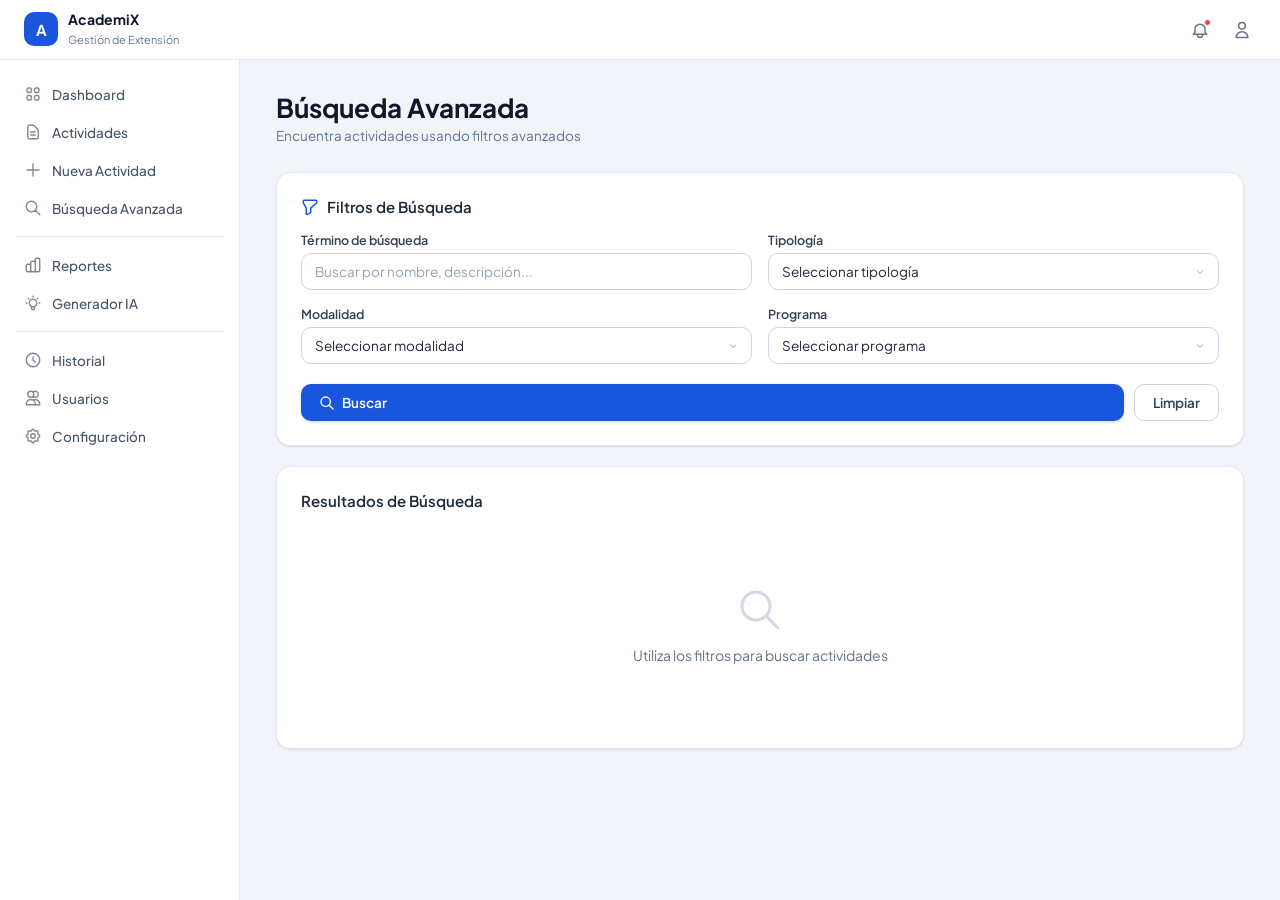
<file: fronted/pages/busqueda-avanzada/index.html>
<!DOCTYPE html>
<html lang="es">
<head>
  <meta charset="UTF-8"><meta name="viewport" content="width=device-width,initial-scale=1">
  <title>Búsqueda Avanzada — AcademiX</title>
  <link rel="preconnect" href="https://fonts.googleapis.com">
  <link href="https://fonts.googleapis.com/css2?family=Plus+Jakarta+Sans:wght@400;500;600;700&display=swap" rel="stylesheet">
  <link rel="stylesheet" href="/fronted/css/style.css">
</head>
<body>
<header class="topbar">
  <a href="../dashboard/" class="topbar-brand"><div class="topbar-logo">A</div><div class="topbar-brand-text"><strong>AcademiX</strong><span>Gestión de Extensión</span></div></a>
  <div class="topbar-spacer"></div>
  <div class="topbar-actions">
    <button class="topbar-btn"><svg fill="none" stroke="currentColor" viewBox="0 0 24 24"><path stroke-linecap="round" stroke-linejoin="round" stroke-width="1.8" d="M15 17h5l-1.405-1.405A2.032 2.032 0 0118 14.158V11a6 6 0 10-12 0v3.159c0 .538-.214 1.055-.595 1.436L4 17h5m6 0v1a3 3 0 11-6 0v-1m6 0H9"/></svg><span class="notif-dot"></span></button>
    <button class="topbar-btn"><svg fill="none" stroke="currentColor" viewBox="0 0 24 24"><path stroke-linecap="round" stroke-linejoin="round" stroke-width="1.8" d="M16 7a4 4 0 11-8 0 4 4 0 018 0zM12 14a7 7 0 00-7 7h14a7 7 0 00-7-7z"/></svg></button>
  </div>
</header>
<nav class="sidebar">
  <a class="sidebar-item" data-page="dashboard" href="../dashboard/"><svg fill="none" stroke="currentColor" viewBox="0 0 24 24"><path stroke-linecap="round" stroke-linejoin="round" stroke-width="1.8" d="M4 6a2 2 0 012-2h2a2 2 0 012 2v2a2 2 0 01-2 2H6a2 2 0 01-2-2V6zm10 0a2 2 0 012-2h2a2 2 0 012 2v2a2 2 0 01-2 2h-2a2 2 0 01-2-2V6zM4 16a2 2 0 012-2h2a2 2 0 012 2v2a2 2 0 01-2 2H6a2 2 0 01-2-2v-2zm10 0a2 2 0 012-2h2a2 2 0 012 2v2a2 2 0 01-2 2h-2a2 2 0 01-2-2v-2z"/></svg>Dashboard</a>
  <a class="sidebar-item" data-page="actividades" href="../actividades/"><svg fill="none" stroke="currentColor" viewBox="0 0 24 24"><path stroke-linecap="round" stroke-linejoin="round" stroke-width="1.8" d="M9 12h6m-6 4h6m2 5H7a2 2 0 01-2-2V5a2 2 0 012-2h5.586a1 1 0 01.707.293l5.414 5.414a1 1 0 01.293.707V19a2 2 0 01-2 2z"/></svg>Actividades</a>
  <a class="sidebar-item" data-page="nueva-actividad" href="../nueva-actividad/"><svg fill="none" stroke="currentColor" viewBox="0 0 24 24"><path stroke-linecap="round" stroke-linejoin="round" stroke-width="1.8" d="M12 4v16m8-8H4"/></svg>Nueva Actividad</a>
  <a class="sidebar-item active" data-page="busqueda-avanzada" href="../busqueda-avanzada/"><svg fill="none" stroke="currentColor" viewBox="0 0 24 24"><path stroke-linecap="round" stroke-linejoin="round" stroke-width="1.8" d="M21 21l-6-6m2-5a7 7 0 11-14 0 7 7 0 0114 0z"/></svg>Búsqueda Avanzada</a>
  <div class="sidebar-divider"></div>
  <a class="sidebar-item" data-page="reportes" href="../reportes/"><svg fill="none" stroke="currentColor" viewBox="0 0 24 24"><path stroke-linecap="round" stroke-linejoin="round" stroke-width="1.8" d="M9 19v-6a2 2 0 00-2-2H5a2 2 0 00-2 2v6a2 2 0 002 2h2a2 2 0 002-2zm0 0V9a2 2 0 012-2h2a2 2 0 012 2v10m-6 0a2 2 0 002 2h2a2 2 0 002-2m0 0V5a2 2 0 012-2h2a2 2 0 012 2v14a2 2 0 01-2 2h-2a2 2 0 01-2-2z"/></svg>Reportes</a>
  <a class="sidebar-item" data-page="generador-ia" href="../generador-ia/"><svg fill="none" stroke="currentColor" viewBox="0 0 24 24"><path stroke-linecap="round" stroke-linejoin="round" stroke-width="1.8" d="M9.663 17h4.673M12 3v1m6.364 1.636l-.707.707M21 12h-1M4 12H3m3.343-5.657l-.707-.707m2.828 9.9a5 5 0 117.072 0l-.548.547A3.374 3.374 0 0014 18.469V19a2 2 0 11-4 0v-.531c0-.895-.356-1.754-.988-2.386l-.548-.547z"/></svg>Generador IA</a>
  <div class="sidebar-divider"></div>
  <a class="sidebar-item" data-page="historial" href="../historial/"><svg fill="none" stroke="currentColor" viewBox="0 0 24 24"><path stroke-linecap="round" stroke-linejoin="round" stroke-width="1.8" d="M12 8v4l3 3m6-3a9 9 0 11-18 0 9 9 0 0118 0z"/></svg>Historial</a>
  <a class="sidebar-item" data-page="usuarios" href="../usuarios/"><svg fill="none" stroke="currentColor" viewBox="0 0 24 24"><path stroke-linecap="round" stroke-linejoin="round" stroke-width="1.8" d="M12 4.354a4 4 0 110 5.292M15 21H3v-1a6 6 0 0112 0v1zm0 0h6v-1a6 6 0 00-9-5.197M13 7a4 4 0 11-8 0 4 4 0 018 0z"/></svg>Usuarios</a>
  <a class="sidebar-item" data-page="configuracion" href="../configuracion/"><svg fill="none" stroke="currentColor" viewBox="0 0 24 24"><path stroke-linecap="round" stroke-linejoin="round" stroke-width="1.8" d="M10.325 4.317c.426-1.756 2.924-1.756 3.35 0a1.724 1.724 0 002.573 1.066c1.543-.94 3.31.826 2.37 2.37a1.724 1.724 0 001.065 2.572c1.756.426 1.756 2.924 0 3.35a1.724 1.724 0 00-1.066 2.573c.94 1.543-.826 3.31-2.37 2.37a1.724 1.724 0 00-2.572 1.065c-.426 1.756-2.924 1.756-3.35 0a1.724 1.724 0 00-2.573-1.066c-1.543.94-3.31-.826-2.37-2.37a1.724 1.724 0 00-1.065-2.572c-1.756-.426-1.756-2.924 0-3.35a1.724 1.724 0 001.066-2.573c-.94-1.543.826-3.31 2.37-2.37.996.608 2.296.07 2.572-1.065z"/><circle cx="12" cy="12" r="3" stroke-width="1.8"/></svg>Configuración</a>
</nav>
<main class="main">
  <div class="page-header"><h1>Búsqueda Avanzada</h1><p>Encuentra actividades usando filtros avanzados</p></div>
  <div class="card" style="margin-bottom:20px">
    <div class="card-title"><svg fill="none" stroke="currentColor" viewBox="0 0 24 24"><path stroke-linecap="round" stroke-linejoin="round" stroke-width="2" d="M3 4a1 1 0 011-1h16a1 1 0 011 1v2a1 1 0 01-.293.707L13 13.414V19a1 1 0 01-.553.894l-4 2A1 1 0 017 21v-7.586L3.293 6.707A1 1 0 013 6V4z"/></svg>Filtros de Búsqueda</div>
    <div class="form-row">
      <div class="form-group">
        <label class="form-label">Término de búsqueda</label>
        <input type="text" class="form-control" id="f-termino" placeholder="Buscar por nombre, descripción...">
      </div>
      <div class="form-group">
        <label class="form-label">Tipología</label>
        <select class="form-control" id="f-tipologia">
          <option value="">Seleccionar tipología</option>
          <option>Taller</option><option>Seminario</option><option>Conferencia</option>
          <option>Curso</option><option>Proyecto</option><option>Práctica</option>
        </select>
      </div>
    </div>
    <div class="form-row">
      <div class="form-group">
        <label class="form-label">Modalidad</label>
        <select class="form-control" id="f-modalidad">
          <option value="">Seleccionar modalidad</option>
          <option>Presencial</option><option>Virtual</option><option>Híbrida</option>
        </select>
      </div>
      <div class="form-group">
        <label class="form-label">Programa</label>
        <select class="form-control" id="f-programa">
          <option value="">Seleccionar programa</option>
          <option>Ingeniería de Sistemas</option><option>Ingeniería Industrial</option>
          <option>Administración de Empresas</option><option>Contaduría Pública</option>
        </select>
      </div>
    </div>
    <div style="display:flex;gap:10px;margin-top:4px">
      <button class="btn btn-primary" id="btn-buscar" style="flex:1">
        <svg fill="none" stroke="currentColor" viewBox="0 0 24 24"><path stroke-linecap="round" stroke-linejoin="round" stroke-width="2" d="M21 21l-6-6m2-5a7 7 0 11-14 0 7 7 0 0114 0z"/></svg>Buscar
      </button>
      <button class="btn btn-secondary" id="btn-limpiar">Limpiar</button>
    </div>
  </div>
  <div class="card">
    <div class="card-title">Resultados de Búsqueda</div>
    <div id="resultados">
      <div class="empty-state">
        <svg fill="none" stroke="currentColor" viewBox="0 0 24 24"><path stroke-linecap="round" stroke-linejoin="round" stroke-width="1.5" d="M21 21l-6-6m2-5a7 7 0 11-14 0 7 7 0 0114 0z"/></svg>
        <p>Utiliza los filtros para buscar actividades</p>
      </div>
    </div>
  </div>
</main>
<script type="module">
  import { actividadesAPI } from '../../js/api.js';
  import { formatDate } from '../../js/utils.js';

  async function buscar() {
    const filters = {
      q:         document.getElementById('f-termino').value,
      tipologia: document.getElementById('f-tipologia').value,
      modalidad: document.getElementById('f-modalidad').value,
      programa:  document.getElementById('f-programa').value,
    };
    Object.keys(filters).forEach(k => !filters[k] && delete filters[k]);
    try {
      const d = await actividadesAPI.getAll(filters);
      const list = d.actividades || [];
      const el = document.getElementById('resultados');
      if (!list.length) {
        el.innerHTML = '<div class="empty-state"><p>No se encontraron actividades con esos filtros</p></div>';
        return;
      }
      el.innerHTML = `<div class="table-wrap"><table>
        <thead><tr><th>Nombre</th><th>Tipología</th><th>Modalidad</th><th>Programa</th><th>Fecha</th></tr></thead>
        <tbody>${list.map(a=>`<tr>
          <td><strong>${a.nombre}</strong></td>
          <td><span class="badge badge-blue">${a.tipologia||'—'}</span></td>
          <td>${a.modalidad||'—'}</td><td>${a.programa||'—'}</td>
          <td>${formatDate(a.fecha_inicio)}</td>
        </tr>`).join('')}</tbody></table></div>`;
    } catch {
      document.getElementById('resultados').innerHTML = '<div class="empty-state"><p>Error al conectar con el backend</p></div>';
    }
  }

  document.getElementById('btn-buscar').addEventListener('click', buscar);
  document.getElementById('btn-limpiar').addEventListener('click', () => {
    ['f-termino','f-tipologia','f-modalidad','f-programa'].forEach(id => {
      const el = document.getElementById(id);
      el.tagName === 'INPUT' ? el.value = '' : el.selectedIndex = 0;
    });
  });
</script>
<script src="../../js/sidebar.js"></script>
</body></html>
</file>
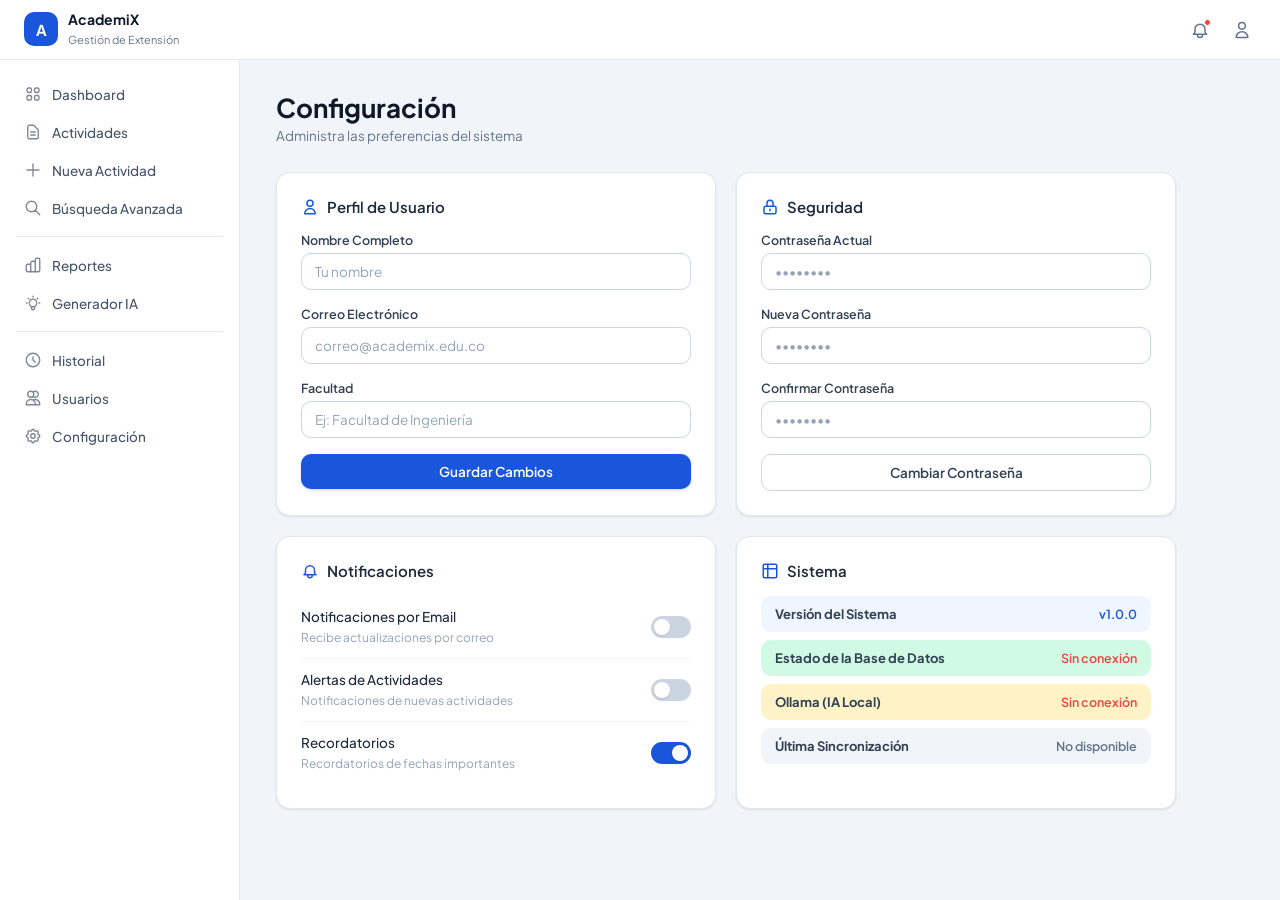
<file: fronted/pages/configuracion/index.html>
<!DOCTYPE html>
<html lang="es">
<head>
  <meta charset="UTF-8"><meta name="viewport" content="width=device-width,initial-scale=1">
  <title>Configuración — AcademiX</title>
  <link rel="preconnect" href="https://fonts.googleapis.com">
  <link href="https://fonts.googleapis.com/css2?family=Plus+Jakarta+Sans:wght@400;500;600;700&display=swap" rel="stylesheet">
  <link rel="stylesheet" href="/fronted/css/style.css">
  <style>
    .config-grid { display:grid; grid-template-columns:1fr 1fr; gap:20px; max-width:900px; }
    .system-row { display:flex; justify-content:space-between; align-items:center; padding:10px 14px; border-radius:var(--radius-md); margin-bottom:8px; }
    .system-row:last-child { margin-bottom:0; }
    .system-row strong { font-size:13px; color:var(--gray-700); display:block; }
    .system-row span { font-size:12.5px; font-weight:600; }
  </style>
</head>
<body>
<header class="topbar">
  <a href="../dashboard/" class="topbar-brand"><div class="topbar-logo">A</div><div class="topbar-brand-text"><strong>AcademiX</strong><span>Gestión de Extensión</span></div></a>
  <div class="topbar-spacer"></div>
  <div class="topbar-actions">
    <button class="topbar-btn"><svg fill="none" stroke="currentColor" viewBox="0 0 24 24"><path stroke-linecap="round" stroke-linejoin="round" stroke-width="1.8" d="M15 17h5l-1.405-1.405A2.032 2.032 0 0118 14.158V11a6 6 0 10-12 0v3.159c0 .538-.214 1.055-.595 1.436L4 17h5m6 0v1a3 3 0 11-6 0v-1m6 0H9"/></svg><span class="notif-dot"></span></button>
    <button class="topbar-btn"><svg fill="none" stroke="currentColor" viewBox="0 0 24 24"><path stroke-linecap="round" stroke-linejoin="round" stroke-width="1.8" d="M16 7a4 4 0 11-8 0 4 4 0 018 0zM12 14a7 7 0 00-7 7h14a7 7 0 00-7-7z"/></svg></button>
  </div>
</header>
<nav class="sidebar">
  <a class="sidebar-item" data-page="dashboard" href="../dashboard/"><svg fill="none" stroke="currentColor" viewBox="0 0 24 24"><path stroke-linecap="round" stroke-linejoin="round" stroke-width="1.8" d="M4 6a2 2 0 012-2h2a2 2 0 012 2v2a2 2 0 01-2 2H6a2 2 0 01-2-2V6zm10 0a2 2 0 012-2h2a2 2 0 012 2v2a2 2 0 01-2 2h-2a2 2 0 01-2-2V6zM4 16a2 2 0 012-2h2a2 2 0 012 2v2a2 2 0 01-2 2H6a2 2 0 01-2-2v-2zm10 0a2 2 0 012-2h2a2 2 0 012 2v2a2 2 0 01-2 2h-2a2 2 0 01-2-2v-2z"/></svg>Dashboard</a>
  <a class="sidebar-item" data-page="actividades" href="../actividades/"><svg fill="none" stroke="currentColor" viewBox="0 0 24 24"><path stroke-linecap="round" stroke-linejoin="round" stroke-width="1.8" d="M9 12h6m-6 4h6m2 5H7a2 2 0 01-2-2V5a2 2 0 012-2h5.586a1 1 0 01.707.293l5.414 5.414a1 1 0 01.293.707V19a2 2 0 01-2 2z"/></svg>Actividades</a>
  <a class="sidebar-item" data-page="nueva-actividad" href="../nueva-actividad/"><svg fill="none" stroke="currentColor" viewBox="0 0 24 24"><path stroke-linecap="round" stroke-linejoin="round" stroke-width="1.8" d="M12 4v16m8-8H4"/></svg>Nueva Actividad</a>
  <a class="sidebar-item" data-page="busqueda-avanzada" href="../busqueda-avanzada/"><svg fill="none" stroke="currentColor" viewBox="0 0 24 24"><path stroke-linecap="round" stroke-linejoin="round" stroke-width="1.8" d="M21 21l-6-6m2-5a7 7 0 11-14 0 7 7 0 0114 0z"/></svg>Búsqueda Avanzada</a>
  <div class="sidebar-divider"></div>
  <a class="sidebar-item" data-page="reportes" href="../reportes/"><svg fill="none" stroke="currentColor" viewBox="0 0 24 24"><path stroke-linecap="round" stroke-linejoin="round" stroke-width="1.8" d="M9 19v-6a2 2 0 00-2-2H5a2 2 0 00-2 2v6a2 2 0 002 2h2a2 2 0 002-2zm0 0V9a2 2 0 012-2h2a2 2 0 012 2v10m-6 0a2 2 0 002 2h2a2 2 0 002-2m0 0V5a2 2 0 012-2h2a2 2 0 012 2v14a2 2 0 01-2 2h-2a2 2 0 01-2-2z"/></svg>Reportes</a>
  <a class="sidebar-item" data-page="generador-ia" href="../generador-ia/"><svg fill="none" stroke="currentColor" viewBox="0 0 24 24"><path stroke-linecap="round" stroke-linejoin="round" stroke-width="1.8" d="M9.663 17h4.673M12 3v1m6.364 1.636l-.707.707M21 12h-1M4 12H3m3.343-5.657l-.707-.707m2.828 9.9a5 5 0 117.072 0l-.548.547A3.374 3.374 0 0014 18.469V19a2 2 0 11-4 0v-.531c0-.895-.356-1.754-.988-2.386l-.548-.547z"/></svg>Generador IA</a>
  <div class="sidebar-divider"></div>
  <a class="sidebar-item" data-page="historial" href="../historial/"><svg fill="none" stroke="currentColor" viewBox="0 0 24 24"><path stroke-linecap="round" stroke-linejoin="round" stroke-width="1.8" d="M12 8v4l3 3m6-3a9 9 0 11-18 0 9 9 0 0118 0z"/></svg>Historial</a>
  <a class="sidebar-item" data-page="usuarios" href="../usuarios/"><svg fill="none" stroke="currentColor" viewBox="0 0 24 24"><path stroke-linecap="round" stroke-linejoin="round" stroke-width="1.8" d="M12 4.354a4 4 0 110 5.292M15 21H3v-1a6 6 0 0112 0v1zm0 0h6v-1a6 6 0 00-9-5.197M13 7a4 4 0 11-8 0 4 4 0 018 0z"/></svg>Usuarios</a>
  <a class="sidebar-item active" data-page="configuracion" href="../configuracion/"><svg fill="none" stroke="currentColor" viewBox="0 0 24 24"><path stroke-linecap="round" stroke-linejoin="round" stroke-width="1.8" d="M10.325 4.317c.426-1.756 2.924-1.756 3.35 0a1.724 1.724 0 002.573 1.066c1.543-.94 3.31.826 2.37 2.37a1.724 1.724 0 001.065 2.572c1.756.426 1.756 2.924 0 3.35a1.724 1.724 0 00-1.066 2.573c.94 1.543-.826 3.31-2.37 2.37a1.724 1.724 0 00-2.572 1.065c-.426 1.756-2.924 1.756-3.35 0a1.724 1.724 0 00-2.573-1.066c-1.543.94-3.31-.826-2.37-2.37a1.724 1.724 0 00-1.065-2.572c-1.756-.426-1.756-2.924 0-3.35a1.724 1.724 0 001.066-2.573c-.94-1.543.826-3.31 2.37-2.37.996.608 2.296.07 2.572-1.065z"/><circle cx="12" cy="12" r="3" stroke-width="1.8"/></svg>Configuración</a>
</nav>
<main class="main">
  <div class="page-header"><h1>Configuración</h1><p>Administra las preferencias del sistema</p></div>
  <div class="config-grid">

    <!-- Perfil -->
    <div class="card">
      <div class="card-title">
        <svg fill="none" stroke="currentColor" viewBox="0 0 24 24"><path stroke-linecap="round" stroke-linejoin="round" stroke-width="2" d="M16 7a4 4 0 11-8 0 4 4 0 018 0zM12 14a7 7 0 00-7 7h14a7 7 0 00-7-7z"/></svg>
        Perfil de Usuario
      </div>
      <div class="form-group">
        <label class="form-label">Nombre Completo</label>
        <input type="text" class="form-control" id="nombre" placeholder="Tu nombre">
      </div>
      <div class="form-group">
        <label class="form-label">Correo Electrónico</label>
        <input type="email" class="form-control" id="correo" placeholder="correo@academix.edu.co">
      </div>
      <div class="form-group">
        <label class="form-label">Facultad</label>
        <input type="text" class="form-control" id="facultad" placeholder="Ej: Facultad de Ingeniería">
      </div>
      <button class="btn btn-primary btn-full" id="btn-guardar-perfil">Guardar Cambios</button>
    </div>

    <!-- Seguridad -->
    <div class="card">
      <div class="card-title">
        <svg fill="none" stroke="currentColor" viewBox="0 0 24 24"><path stroke-linecap="round" stroke-linejoin="round" stroke-width="2" d="M12 15v2m-6 4h12a2 2 0 002-2v-6a2 2 0 00-2-2H6a2 2 0 00-2 2v6a2 2 0 002 2zm10-10V7a4 4 0 00-8 0v4h8z"/></svg>
        Seguridad
      </div>
      <div class="form-group">
        <label class="form-label">Contraseña Actual</label>
        <input type="password" class="form-control" id="pass-actual" placeholder="••••••••">
      </div>
      <div class="form-group">
        <label class="form-label">Nueva Contraseña</label>
        <input type="password" class="form-control" id="pass-nueva" placeholder="••••••••">
      </div>
      <div class="form-group">
        <label class="form-label">Confirmar Contraseña</label>
        <input type="password" class="form-control" id="pass-confirmar" placeholder="••••••••">
      </div>
      <button class="btn btn-secondary btn-full" id="btn-cambiar-pass">Cambiar Contraseña</button>
    </div>

    <!-- Notificaciones -->
    <div class="card">
      <div class="card-title">
        <svg fill="none" stroke="currentColor" viewBox="0 0 24 24"><path stroke-linecap="round" stroke-linejoin="round" stroke-width="2" d="M15 17h5l-1.405-1.405A2.032 2.032 0 0118 14.158V11a6 6 0 10-12 0v3.159c0 .538-.214 1.055-.595 1.436L4 17h5m6 0v1a3 3 0 11-6 0v-1m6 0H9"/></svg>
        Notificaciones
      </div>
      <div class="toggle-wrap">
        <div class="toggle-info"><strong>Notificaciones por Email</strong><small>Recibe actualizaciones por correo</small></div>
        <label class="toggle"><input type="checkbox" id="notif-email"><span class="toggle-slider"></span></label>
      </div>
      <div class="toggle-wrap">
        <div class="toggle-info"><strong>Alertas de Actividades</strong><small>Notificaciones de nuevas actividades</small></div>
        <label class="toggle"><input type="checkbox" id="notif-actividades"><span class="toggle-slider"></span></label>
      </div>
      <div class="toggle-wrap">
        <div class="toggle-info"><strong>Recordatorios</strong><small>Recordatorios de fechas importantes</small></div>
        <label class="toggle"><input type="checkbox" id="notif-recordatorios" checked><span class="toggle-slider"></span></label>
      </div>
    </div>

    <!-- Sistema -->
    <div class="card">
      <div class="card-title">
        <svg fill="none" stroke="currentColor" viewBox="0 0 24 24"><path stroke-linecap="round" stroke-linejoin="round" stroke-width="2" d="M9 3H5a2 2 0 00-2 2v4m6-6h10a2 2 0 012 2v4M9 3v18m0 0h10a2 2 0 002-2V9M9 21H5a2 2 0 01-2-2V9m0 0h18"/></svg>
        Sistema
      </div>
      <div class="system-row" style="background:var(--color-info-soft)">
        <strong>Versión del Sistema</strong>
        <span style="color:var(--brand-primary)">v1.0.0</span>
      </div>
      <div class="system-row" style="background:var(--color-success-soft)">
        <strong>Estado de la Base de Datos</strong>
        <span id="db-estado" style="color:var(--color-success)">Verificando...</span>
      </div>
      <div class="system-row" style="background:var(--color-warning-soft)">
        <strong>Ollama (IA Local)</strong>
        <span id="ollama-estado" style="color:var(--color-warning)">Verificando...</span>
      </div>
      <div class="system-row" style="background:var(--gray-100)">
        <strong>Última Sincronización</strong>
        <span id="ultima-sync" style="color:var(--gray-500)">—</span>
      </div>
    </div>

  </div>
</main>
<script type="module">
  import { showToast } from '../../js/utils.js';

  /* — Guardar perfil — */
  document.getElementById('btn-guardar-perfil').addEventListener('click', () => {
    showToast('Perfil guardado correctamente');
  });

  /* — Cambiar contraseña — */
  document.getElementById('btn-cambiar-pass').addEventListener('click', () => {
    const nueva = document.getElementById('pass-nueva').value;
    const confirmar = document.getElementById('pass-confirmar').value;
    if (!nueva) { showToast('Ingresa la nueva contraseña', 'error'); return; }
    if (nueva !== confirmar) { showToast('Las contraseñas no coinciden', 'error'); return; }
    showToast('Contraseña actualizada');
  });

  /* — Estado del sistema — */
  async function checkStatus() {
    try {
      const res = await fetch('http://localhost:5000/api/status');
      const d = await res.json();
      document.getElementById('db-estado').textContent = d.db || 'Conectado';
      document.getElementById('ollama-estado').textContent = d.ollama || 'Activo';
      document.getElementById('ultima-sync').textContent = 'Hace unos segundos';
    } catch {
      document.getElementById('db-estado').textContent = 'Sin conexión';
      document.getElementById('db-estado').style.color = 'var(--color-danger)';
      document.getElementById('ollama-estado').textContent = 'Sin conexión';
      document.getElementById('ollama-estado').style.color = 'var(--color-danger)';
      document.getElementById('ultima-sync').textContent = 'No disponible';
    }
  }
  checkStatus();
</script>
<script src="../../js/sidebar.js"></script>
</body></html>
</file>
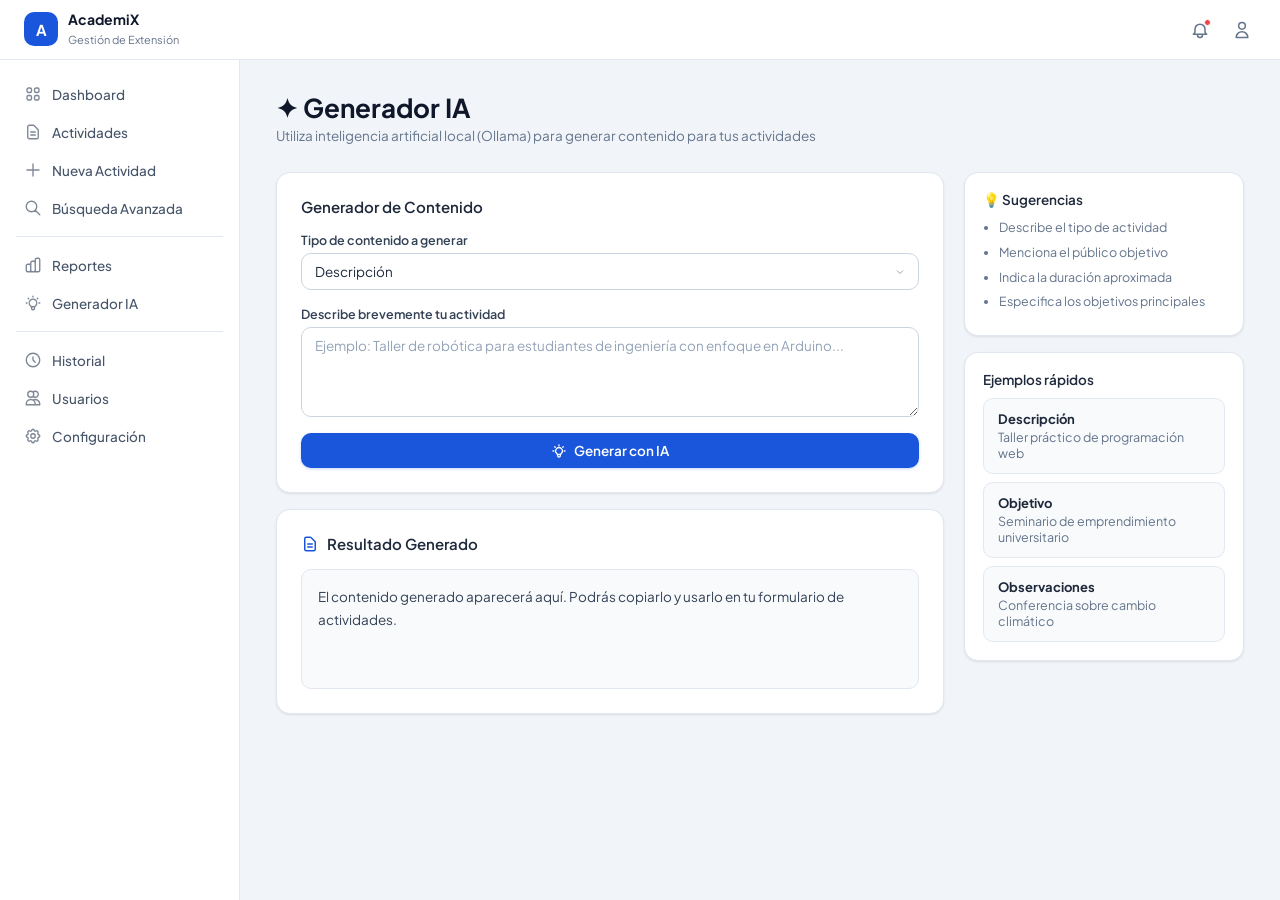
<file: fronted/pages/generador-ia/index.html>
<!DOCTYPE html>
<html lang="es">
<head>
  <meta charset="UTF-8">
  <meta name="viewport" content="width=device-width, initial-scale=1.0">
  <title>Generador IA — AcademiX</title>
  <link rel="preconnect" href="https://fonts.googleapis.com">
  <link href="https://fonts.googleapis.com/css2?family=Plus+Jakarta+Sans:wght@400;500;600;700&display=swap" rel="stylesheet">
  <link rel="stylesheet" href="/fronted/css/style.css">
  <style>
    .ia-layout { display:grid; grid-template-columns:1fr 280px; gap:20px; align-items:start; }
    .result-box {
      background:var(--gray-50); border:1px solid var(--gray-200);
      border-radius:var(--radius-md); padding:16px;
      font-size:13.5px; line-height:1.7; color:var(--gray-700);
      min-height:120px; white-space:pre-wrap;
    }
    .result-box.loading { color:var(--gray-400); font-style:italic; }
    .copy-btn { margin-top:10px; }
    .suggestion-card {
      background:var(--gray-50); border:1px solid var(--gray-200);
      border-radius:var(--radius-md); padding:12px 14px;
      font-size:12.5px; cursor:pointer;
      transition:background var(--transition), border-color var(--transition);
    }
    .suggestion-card:hover { background:var(--brand-primary-soft); border-color:var(--brand-primary); }
    .suggestion-card strong { display:block; font-size:13px; color:var(--gray-800); margin-bottom:2px; }
    .suggestion-card span  { color:var(--gray-500); }
    .sidebar-tip {
      background:#fff; border:1px solid var(--gray-200);
      border-radius:var(--radius-lg); padding:18px;
      box-shadow:var(--shadow-sm);
    }
    .sidebar-tip h3 { font-size:13.5px; font-weight:600; color:var(--gray-800); margin-bottom:10px; }
    .sidebar-tip li { font-size:12.5px; color:var(--gray-500); margin-bottom:6px; line-height:1.5; }
    .sidebar-tip ul { padding-left:16px; }
  </style>
</head>
<body>

<header class="topbar">
  <a href="../dashboard/" class="topbar-brand">
    <div class="topbar-logo">A</div>
    <div class="topbar-brand-text"><strong>AcademiX</strong><span>Gestión de Extensión</span></div>
  </a>
  <div class="topbar-spacer"></div>
  <div class="topbar-actions">
    <button class="topbar-btn"><svg fill="none" stroke="currentColor" viewBox="0 0 24 24"><path stroke-linecap="round" stroke-linejoin="round" stroke-width="1.8" d="M15 17h5l-1.405-1.405A2.032 2.032 0 0118 14.158V11a6 6 0 10-12 0v3.159c0 .538-.214 1.055-.595 1.436L4 17h5m6 0v1a3 3 0 11-6 0v-1m6 0H9"/></svg><span class="notif-dot"></span></button>
    <button class="topbar-btn"><svg fill="none" stroke="currentColor" viewBox="0 0 24 24"><path stroke-linecap="round" stroke-linejoin="round" stroke-width="1.8" d="M16 7a4 4 0 11-8 0 4 4 0 018 0zM12 14a7 7 0 00-7 7h14a7 7 0 00-7-7z"/></svg></button>
  </div>
</header>

<nav class="sidebar">
  <a class="sidebar-item" data-page="dashboard" href="../dashboard/"><svg fill="none" stroke="currentColor" viewBox="0 0 24 24"><path stroke-linecap="round" stroke-linejoin="round" stroke-width="1.8" d="M4 6a2 2 0 012-2h2a2 2 0 012 2v2a2 2 0 01-2 2H6a2 2 0 01-2-2V6zm10 0a2 2 0 012-2h2a2 2 0 012 2v2a2 2 0 01-2 2h-2a2 2 0 01-2-2V6zM4 16a2 2 0 012-2h2a2 2 0 012 2v2a2 2 0 01-2 2H6a2 2 0 01-2-2v-2zm10 0a2 2 0 012-2h2a2 2 0 012 2v2a2 2 0 01-2 2h-2a2 2 0 01-2-2v-2z"/></svg>Dashboard</a>
  <a class="sidebar-item" data-page="actividades" href="../actividades/"><svg fill="none" stroke="currentColor" viewBox="0 0 24 24"><path stroke-linecap="round" stroke-linejoin="round" stroke-width="1.8" d="M9 12h6m-6 4h6m2 5H7a2 2 0 01-2-2V5a2 2 0 012-2h5.586a1 1 0 01.707.293l5.414 5.414a1 1 0 01.293.707V19a2 2 0 01-2 2z"/></svg>Actividades</a>
  <a class="sidebar-item" data-page="nueva-actividad" href="../nueva-actividad/"><svg fill="none" stroke="currentColor" viewBox="0 0 24 24"><path stroke-linecap="round" stroke-linejoin="round" stroke-width="1.8" d="M12 4v16m8-8H4"/></svg>Nueva Actividad</a>
  <a class="sidebar-item" data-page="busqueda-avanzada" href="../busqueda-avanzada/"><svg fill="none" stroke="currentColor" viewBox="0 0 24 24"><path stroke-linecap="round" stroke-linejoin="round" stroke-width="1.8" d="M21 21l-6-6m2-5a7 7 0 11-14 0 7 7 0 0114 0z"/></svg>Búsqueda Avanzada</a>
  <div class="sidebar-divider"></div>
  <a class="sidebar-item" data-page="reportes" href="../reportes/"><svg fill="none" stroke="currentColor" viewBox="0 0 24 24"><path stroke-linecap="round" stroke-linejoin="round" stroke-width="1.8" d="M9 19v-6a2 2 0 00-2-2H5a2 2 0 00-2 2v6a2 2 0 002 2h2a2 2 0 002-2zm0 0V9a2 2 0 012-2h2a2 2 0 012 2v10m-6 0a2 2 0 002 2h2a2 2 0 002-2m0 0V5a2 2 0 012-2h2a2 2 0 012 2v14a2 2 0 01-2 2h-2a2 2 0 01-2-2z"/></svg>Reportes</a>
  <a class="sidebar-item active" data-page="generador-ia" href="../generador-ia/"><svg fill="none" stroke="currentColor" viewBox="0 0 24 24"><path stroke-linecap="round" stroke-linejoin="round" stroke-width="1.8" d="M9.663 17h4.673M12 3v1m6.364 1.636l-.707.707M21 12h-1M4 12H3m3.343-5.657l-.707-.707m2.828 9.9a5 5 0 117.072 0l-.548.547A3.374 3.374 0 0014 18.469V19a2 2 0 11-4 0v-.531c0-.895-.356-1.754-.988-2.386l-.548-.547z"/></svg>Generador IA</a>
  <div class="sidebar-divider"></div>
  <a class="sidebar-item" data-page="historial" href="../historial/"><svg fill="none" stroke="currentColor" viewBox="0 0 24 24"><path stroke-linecap="round" stroke-linejoin="round" stroke-width="1.8" d="M12 8v4l3 3m6-3a9 9 0 11-18 0 9 9 0 0118 0z"/></svg>Historial</a>
  <a class="sidebar-item" data-page="usuarios" href="../usuarios/"><svg fill="none" stroke="currentColor" viewBox="0 0 24 24"><path stroke-linecap="round" stroke-linejoin="round" stroke-width="1.8" d="M12 4.354a4 4 0 110 5.292M15 21H3v-1a6 6 0 0112 0v1zm0 0h6v-1a6 6 0 00-9-5.197M13 7a4 4 0 11-8 0 4 4 0 018 0z"/></svg>Usuarios</a>
  <a class="sidebar-item" data-page="configuracion" href="../configuracion/"><svg fill="none" stroke="currentColor" viewBox="0 0 24 24"><path stroke-linecap="round" stroke-linejoin="round" stroke-width="1.8" d="M10.325 4.317c.426-1.756 2.924-1.756 3.35 0a1.724 1.724 0 002.573 1.066c1.543-.94 3.31.826 2.37 2.37a1.724 1.724 0 001.065 2.572c1.756.426 1.756 2.924 0 3.35a1.724 1.724 0 00-1.066 2.573c.94 1.543-.826 3.31-2.37 2.37a1.724 1.724 0 00-2.572 1.065c-.426 1.756-2.924 1.756-3.35 0a1.724 1.724 0 00-2.573-1.066c-1.543.94-3.31-.826-2.37-2.37a1.724 1.724 0 00-1.065-2.572c-1.756-.426-1.756-2.924 0-3.35a1.724 1.724 0 001.066-2.573c-.94-1.543.826-3.31 2.37-2.37.996.608 2.296.07 2.572-1.065z"/><circle cx="12" cy="12" r="3" stroke-width="1.8"/></svg>Configuración</a>
</nav>

<main class="main">
  <div class="page-header">
    <h1>✦ Generador IA</h1>
    <p>Utiliza inteligencia artificial local (Ollama) para generar contenido para tus actividades</p>
  </div>

  <div class="ia-layout">
    <!-- Panel principal -->
    <div style="display:flex;flex-direction:column;gap:16px;">

      <div class="card">
        <div class="card-title">Generador de Contenido</div>

        <div class="form-group">
          <label class="form-label">Tipo de contenido a generar</label>
          <select class="form-control" id="tipo-contenido">
            <option value="descripcion">Descripción</option>
            <option value="objetivo">Objetivo</option>
            <option value="observaciones">Observaciones</option>
            <option value="recursos">Recursos Utilizados</option>
            <option value="resultados">Resultados Esperados</option>
          </select>
        </div>

        <div class="form-group">
          <label class="form-label">Describe brevemente tu actividad</label>
          <textarea class="form-control" id="prompt-input" rows="4"
            placeholder="Ejemplo: Taller de robótica para estudiantes de ingeniería con enfoque en Arduino..."></textarea>
        </div>

        <button class="btn btn-primary btn-full" id="btn-generar">
          <svg fill="none" stroke="currentColor" viewBox="0 0 24 24"><path stroke-linecap="round" stroke-linejoin="round" stroke-width="2" d="M9.663 17h4.673M12 3v1m6.364 1.636l-.707.707M21 12h-1M4 12H3m3.343-5.657l-.707-.707m2.828 9.9a5 5 0 117.072 0l-.548.547A3.374 3.374 0 0014 18.469V19a2 2 0 11-4 0v-.531c0-.895-.356-1.754-.988-2.386l-.548-.547z"/></svg>
          Generar con IA
        </button>
      </div>

      <div class="card">
        <div class="card-title">
          <svg fill="none" stroke="currentColor" viewBox="0 0 24 24"><path stroke-linecap="round" stroke-linejoin="round" stroke-width="2" d="M9 12h6m-6 4h6m2 5H7a2 2 0 01-2-2V5a2 2 0 012-2h5.586a1 1 0 01.707.293l5.414 5.414a1 1 0 01.293.707V19a2 2 0 01-2 2z"/></svg>
          Resultado Generado
        </div>
        <div class="result-box" id="resultado">El contenido generado aparecerá aquí. Podrás copiarlo y usarlo en tu formulario de actividades.</div>
        <button class="btn btn-secondary btn-sm copy-btn" id="btn-copiar" style="display:none">
          <svg fill="none" stroke="currentColor" viewBox="0 0 24 24"><path stroke-linecap="round" stroke-linejoin="round" stroke-width="2" d="M8 16H6a2 2 0 01-2-2V6a2 2 0 012-2h8a2 2 0 012 2v2m-6 12h8a2 2 0 002-2v-8a2 2 0 00-2-2h-8a2 2 0 00-2 2v8a2 2 0 002 2z"/></svg>
          Copiar texto
        </button>
      </div>
    </div>

    <!-- Panel lateral -->
    <div style="display:flex;flex-direction:column;gap:16px;">
      <div class="sidebar-tip">
        <h3>💡 Sugerencias</h3>
        <ul>
          <li>Describe el tipo de actividad</li>
          <li>Menciona el público objetivo</li>
          <li>Indica la duración aproximada</li>
          <li>Especifica los objetivos principales</li>
        </ul>
      </div>

      <div class="sidebar-tip">
        <h3>Ejemplos rápidos</h3>
        <div style="display:flex;flex-direction:column;gap:8px;margin-top:4px;">
          <div class="suggestion-card" onclick="usarEjemplo(this)">
            <strong>Descripción</strong>
            <span>Taller práctico de programación web</span>
          </div>
          <div class="suggestion-card" onclick="usarEjemplo(this)">
            <strong>Objetivo</strong>
            <span>Seminario de emprendimiento universitario</span>
          </div>
          <div class="suggestion-card" onclick="usarEjemplo(this)">
            <strong>Observaciones</strong>
            <span>Conferencia sobre cambio climático</span>
          </div>
        </div>
      </div>
    </div>
  </div>
</main>

<script type="module">
  import { iaAPI } from '../../js/api.js';
  import { showToast } from '../../js/utils.js';

  window.usarEjemplo = function(el) {
    const tipo = el.querySelector('strong').textContent.toLowerCase();
    const texto = el.querySelector('span').textContent;
    document.getElementById('prompt-input').value = texto;
    const select = document.getElementById('tipo-contenido');
    const opt = [...select.options].find(o => o.value === tipo || o.text.toLowerCase() === tipo);
    if (opt) select.value = opt.value;
  };

  document.getElementById('btn-generar').addEventListener('click', async () => {
    const prompt = document.getElementById('prompt-input').value.trim();
    if (!prompt) { showToast('Escribe una descripción primero', 'error'); return; }

    const tipo = document.getElementById('tipo-contenido').value;
    const resultado = document.getElementById('resultado');
    const btn = document.getElementById('btn-generar');

    resultado.className = 'result-box loading';
    resultado.textContent = 'Generando con Ollama...';
    btn.disabled = true;
    document.getElementById('btn-copiar').style.display = 'none';

    try {
      const full_prompt = `Eres un asistente académico. Genera únicamente el campo "${tipo}" para una actividad de extensión universitaria. Actividad: ${prompt}. Responde solo con el contenido del campo, sin títulos ni explicaciones adicionales.`;
      const data = await iaAPI.generar(full_prompt);
      resultado.className = 'result-box';
      resultado.textContent = data.respuesta || data.content || 'Sin respuesta';
      document.getElementById('btn-copiar').style.display = 'inline-flex';
    } catch {
      resultado.className = 'result-box';
      resultado.textContent = 'Error al conectar con Ollama. Verifica que el backend Flask esté corriendo y Ollama esté activo.';
      showToast('Error de conexión con IA', 'error');
    } finally {
      btn.disabled = false;
    }
  });

  document.getElementById('btn-copiar').addEventListener('click', () => {
    navigator.clipboard.writeText(document.getElementById('resultado').textContent);
    showToast('Texto copiado al portapapeles');
  });
</script>
<script src="../../js/sidebar.js"></script>
</body>
</html>
</file>
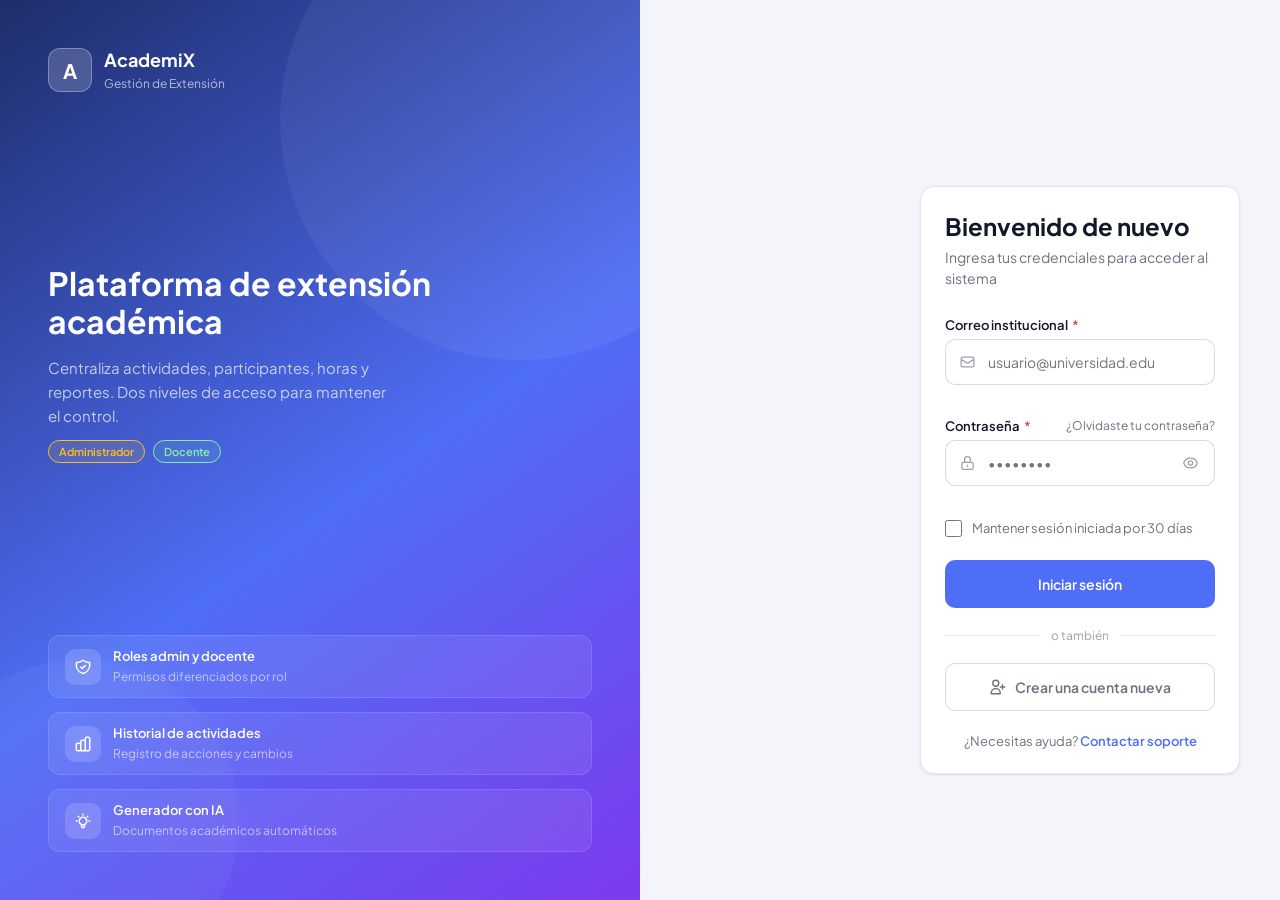
<file: fronted/pages/login/index.html>
<!DOCTYPE html>
<html lang="es">
<head>
  <meta charset="UTF-8">
  <meta name="viewport" content="width=device-width, initial-scale=1.0">
  <title>AcademiX — Acceso</title>
  <link rel="preconnect" href="https://fonts.googleapis.com">
  <link href="https://fonts.googleapis.com/css2?family=Plus+Jakarta+Sans:wght@400;500;600;700&display=swap" rel="stylesheet">
  <link rel="stylesheet" href="/fronted/css/style.css">
  <link rel="stylesheet" href="/fronted/css/login.css">
</head>
<body>
<div class="wrap">

  <!-- ── Panel izquierdo ── -->
  <aside class="panel">
    <div class="p-brand">
      <div class="p-logo">A</div>
      <div class="p-brand-name">
        <strong>AcademiX</strong>
        <span>Gestión de Extensión</span>
      </div>
    </div>

    <div class="p-body">
      <h2>Plataforma de extensión académica</h2>
      <p>Centraliza actividades, participantes, horas y reportes. Dos niveles de acceso para mantener el control.</p>
      <div class="role-chips">
        <span class="role-chip admin">Administrador</span>
        <span class="role-chip docente">Docente</span>
      </div>
    </div>

    <div class="p-features">
      <div class="p-feat">
        <div class="p-feat-icon">
          <svg fill="none" stroke="currentColor" viewBox="0 0 24 24"><path stroke-linecap="round" stroke-linejoin="round" stroke-width="2" d="M9 12l2 2 4-4m5.618-4.016A11.955 11.955 0 0112 2.944a11.955 11.955 0 01-8.618 3.04A12.02 12.02 0 003 9c0 5.591 3.824 10.29 9 11.622 5.176-1.332 9-6.03 9-11.622 0-1.042-.133-2.052-.382-3.016z"/></svg>
        </div>
        <div class="p-feat-text">
          <strong>Roles admin y docente</strong>
          <span>Permisos diferenciados por rol</span>
        </div>
      </div>
      <div class="p-feat">
        <div class="p-feat-icon">
          <svg fill="none" stroke="currentColor" viewBox="0 0 24 24"><path stroke-linecap="round" stroke-linejoin="round" stroke-width="2" d="M9 19v-6a2 2 0 00-2-2H5a2 2 0 00-2 2v6a2 2 0 002 2h2a2 2 0 002-2zm0 0V9a2 2 0 012-2h2a2 2 0 012 2v10m-6 0a2 2 0 002 2h2a2 2 0 002-2m0 0V5a2 2 0 012-2h2a2 2 0 012 2v14a2 2 0 01-2 2h-2a2 2 0 01-2-2z"/></svg>
        </div>
        <div class="p-feat-text">
          <strong>Historial de actividades</strong>
          <span>Registro de acciones y cambios</span>
        </div>
      </div>
      <div class="p-feat">
        <div class="p-feat-icon">
          <svg fill="none" stroke="currentColor" viewBox="0 0 24 24"><path stroke-linecap="round" stroke-linejoin="round" stroke-width="2" d="M9.663 17h4.673M12 3v1m6.364 1.636l-.707.707M21 12h-1M4 12H3m3.343-5.657l-.707-.707m2.828 9.9a5 5 0 117.072 0l-.548.547A3.374 3.374 0 0014 18.469V19a2 2 0 11-4 0v-.531c0-.895-.356-1.754-.988-2.386l-.548-.547z"/></svg>
        </div>
        <div class="p-feat-text">
          <strong>Generador con IA</strong>
          <span>Documentos académicos automáticos</span>
        </div>
      </div>
    </div>
  </aside>

  <!-- ── Formularios ── -->
  <main class="main">
    <div class="card">

      <!-- ════════════════ LOGIN ════════════════ -->
      <div class="view active" id="view-login">
        <div class="fh">
          <h1>Bienvenido de nuevo</h1>
          <p>Ingresa tus credenciales para acceder al sistema</p>
        </div>

        <div id="login-alert"></div>

        <form id="form-login" novalidate>
          <div class="fg">
            <label class="lbl" for="l-correo">Correo institucional <span class="req">*</span></label>
            <div class="iw">
              <svg class="ii" fill="none" stroke="currentColor" viewBox="0 0 24 24"><path stroke-linecap="round" stroke-linejoin="round" stroke-width="1.8" d="M3 8l7.89 5.26a2 2 0 002.22 0L21 8M5 19h14a2 2 0 002-2V7a2 2 0 00-2-2H5a2 2 0 00-2 2v10a2 2 0 002 2z"/></svg>
              <input class="fi" type="email" id="l-correo" placeholder="usuario@universidad.edu" autocomplete="email">
            </div>
            <div class="fm" id="l-correo-msg"><svg fill="none" stroke="currentColor" viewBox="0 0 24 24"><path stroke-linecap="round" stroke-linejoin="round" stroke-width="2" d="M12 8v4m0 4h.01M21 12a9 9 0 11-18 0 9 9 0 0118 0z"/></svg><span></span></div>
          </div>

          <div class="fg">
            <div style="display:flex;justify-content:space-between;align-items:center;margin-bottom:6px">
              <label class="lbl" for="l-pw" style="margin:0">Contraseña <span class="req">*</span></label>
              <a class="sw" style="margin:0;font-size:12px" onclick="showView('view-forgot')">¿Olvidaste tu contraseña?</a>
            </div>
            <div class="iw">
              <svg class="ii" fill="none" stroke="currentColor" viewBox="0 0 24 24"><path stroke-linecap="round" stroke-linejoin="round" stroke-width="1.8" d="M12 15v2m-6 4h12a2 2 0 002-2v-6a2 2 0 00-2-2H6a2 2 0 00-2 2v6a2 2 0 002 2zm10-10V7a4 4 0 00-8 0v4h8z"/></svg>
              <input class="fi" type="password" id="l-pw" placeholder="••••••••" autocomplete="current-password">
              <button type="button" class="ptg" onclick="togglePw('l-pw',this)" aria-label="Mostrar contraseña">
                <svg fill="none" stroke="currentColor" viewBox="0 0 24 24"><path stroke-linecap="round" stroke-linejoin="round" stroke-width="1.8" d="M15 12a3 3 0 11-6 0 3 3 0 016 0z"/><path stroke-linecap="round" stroke-linejoin="round" stroke-width="1.8" d="M2.458 12C3.732 7.943 7.523 5 12 5c4.478 0 8.268 2.943 9.542 7-1.274 4.057-5.064 7-9.542 7-4.477 0-8.268-2.943-9.542-7z"/></svg>
              </button>
            </div>
            <div class="fm" id="l-pw-msg"><svg fill="none" stroke="currentColor" viewBox="0 0 24 24"><path stroke-linecap="round" stroke-linejoin="round" stroke-width="2" d="M12 8v4m0 4h.01M21 12a9 9 0 11-18 0 9 9 0 0118 0z"/></svg><span></span></div>
          </div>

          <div class="fg" style="margin-bottom:22px">
            <div class="cg">
              <input type="checkbox" id="l-remember">
              <label for="l-remember">Mantener sesión iniciada por 30 días</label>
            </div>
          </div>

          <button type="submit" class="btn btn-p" id="btn-login">
            <span id="btn-login-txt">Iniciar sesión</span>
          </button>
        </form>

        <div class="div">o también</div>

        <button class="btn btn-g" onclick="showView('view-register')">
          <svg fill="none" stroke="currentColor" viewBox="0 0 24 24"><path stroke-linecap="round" stroke-linejoin="round" stroke-width="1.8" d="M18 9v3m0 0v3m0-3h3m-3 0h-3m-2-5a4 4 0 11-8 0 4 4 0 018 0zM3 20a6 6 0 0112 0v1H3v-1z"/></svg>
          Crear una cuenta nueva
        </button>

        <div class="sw">¿Necesitas ayuda? <a href="">Contactar soporte</a></div>
      </div>

      <!-- ════════════════ REGISTRO ════════════════ -->
      <div class="view" id="view-register">
        <div class="fh">
          <h1>Crear cuenta</h1>
          <p>Completa la información para registrarte en el sistema</p>
        </div>

        <div id="reg-alert"></div>

        <div class="steps">
          <div class="step active" id="stp1"><div class="step-n">1</div><span>Datos</span></div>
          <div class="step-l"></div>
          <div class="step" id="stp2"><div class="step-n">2</div><span>Seguridad</span></div>
          <div class="step-l"></div>
          <div class="step" id="stp3"><div class="step-n">3</div><span>Listo</span></div>
        </div>

        <form id="form-reg" novalidate>

          <!-- Paso 1 -->
          <div id="rp1">
            <div class="fg">
              <label class="lbl" for="r-nombre">Nombre completo <span class="req">*</span></label>
              <div class="iw">
                <svg class="ii" fill="none" stroke="currentColor" viewBox="0 0 24 24"><path stroke-linecap="round" stroke-linejoin="round" stroke-width="1.8" d="M16 7a4 4 0 11-8 0 4 4 0 018 0zM12 14a7 7 0 00-7 7h14a7 7 0 00-7-7z"/></svg>
                <input class="fi" type="text" id="r-nombre" placeholder="Ej: Juan Pérez" autocomplete="name">
              </div>
              <div class="fm" id="r-nombre-msg"><svg fill="none" stroke="currentColor" viewBox="0 0 24 24"><path stroke-linecap="round" stroke-linejoin="round" stroke-width="2" d="M12 8v4m0 4h.01M21 12a9 9 0 11-18 0 9 9 0 0118 0z"/></svg><span></span></div>
            </div>

            <div class="fg">
              <label class="lbl" for="r-correo">Correo institucional <span class="req">*</span></label>
              <div class="iw">
                <svg class="ii" fill="none" stroke="currentColor" viewBox="0 0 24 24"><path stroke-linecap="round" stroke-linejoin="round" stroke-width="1.8" d="M3 8l7.89 5.26a2 2 0 002.22 0L21 8M5 19h14a2 2 0 002-2V7a2 2 0 00-2-2H5a2 2 0 00-2 2v10a2 2 0 002 2z"/></svg>
                <input class="fi" type="email" id="r-correo" placeholder="usuario@universidad.edu" autocomplete="email">
              </div>
              <div class="fm" id="r-correo-msg"><svg fill="none" stroke="currentColor" viewBox="0 0 24 24"><path stroke-linecap="round" stroke-linejoin="round" stroke-width="2" d="M12 8v4m0 4h.01M21 12a9 9 0 11-18 0 9 9 0 0118 0z"/></svg><span></span></div>
            </div>

            <div class="row2">
              <div class="fg">
                <label class="lbl" for="r-rol">Rol <span class="req">*</span></label>
                <div class="iw">
                  <svg class="ii" fill="none" stroke="currentColor" viewBox="0 0 24 24"><path stroke-linecap="round" stroke-linejoin="round" stroke-width="1.8" d="M9 12l2 2 4-4m5.618-4.016A11.955 11.955 0 0112 2.944a11.955 11.955 0 01-8.618 3.04A12.02 12.02 0 003 9c0 5.591 3.824 10.29 9 11.622 5.176-1.332 9-6.03 9-11.622 0-1.042-.133-2.052-.382-3.016z"/></svg>
                  <select class="fi" id="r-rol" onchange="onRolChange(this.value)">
                    <option value="">Seleccionar...</option>
                    <option value="docente">Docente</option>
                    <option value="admin">Administrador</option>
                  </select>
                </div>
                <div class="fm" id="r-rol-msg"><svg fill="none" stroke="currentColor" viewBox="0 0 24 24"><path stroke-linecap="round" stroke-linejoin="round" stroke-width="2" d="M12 8v4m0 4h.01M21 12a9 9 0 11-18 0 9 9 0 0118 0z"/></svg><span></span></div>
                <div class="rol-info docente" id="rol-info-docente">Acceso a crear y gestionar sus propias actividades de extensión.</div>
                <div class="rol-info admin"   id="rol-info-admin">Acceso total: gestión de usuarios, reportes y configuración del sistema.</div>
              </div>

              <div class="fg">
                <label class="lbl" for="r-facultad">Facultad</label>
                <div class="iw">
                  <svg class="ii" fill="none" stroke="currentColor" viewBox="0 0 24 24"><path stroke-linecap="round" stroke-linejoin="round" stroke-width="1.8" d="M19 21V5a2 2 0 00-2-2H7a2 2 0 00-2 2v16m14 0h2m-2 0h-5m-9 0H3m2 0h5M9 7h1m-1 4h1m4-4h1m-1 4h1m-5 10v-5a1 1 0 011-1h2a1 1 0 011 1v5m-4 0h4"/></svg>
                  <input class="fi" type="text" id="r-facultad" placeholder="Ej: Ingeniería">
                </div>
              </div>
            </div>

            <button type="button" class="btn btn-p" onclick="goStep2Reg()">
              Continuar
              <svg fill="none" stroke="currentColor" viewBox="0 0 24 24"><path stroke-linecap="round" stroke-linejoin="round" stroke-width="2" d="M9 5l7 7-7 7"/></svg>
            </button>
          </div>

          <!-- Paso 2 -->
          <div id="rp2" style="display:none">
            <div class="fg">
              <label class="lbl" for="r-pw">Contraseña <span class="req">*</span></label>
              <div class="iw">
                <svg class="ii" fill="none" stroke="currentColor" viewBox="0 0 24 24"><path stroke-linecap="round" stroke-linejoin="round" stroke-width="1.8" d="M12 15v2m-6 4h12a2 2 0 002-2v-6a2 2 0 00-2-2H6a2 2 0 00-2 2v6a2 2 0 002 2zm10-10V7a4 4 0 00-8 0v4h8z"/></svg>
                <input class="fi" type="password" id="r-pw" placeholder="Mínimo 8 caracteres" autocomplete="new-password" oninput="evalStrength(this.value)">
                <button type="button" class="ptg" onclick="togglePw('r-pw',this)" aria-label="Mostrar contraseña">
                  <svg fill="none" stroke="currentColor" viewBox="0 0 24 24"><path stroke-linecap="round" stroke-linejoin="round" stroke-width="1.8" d="M15 12a3 3 0 11-6 0 3 3 0 016 0z"/><path stroke-linecap="round" stroke-linejoin="round" stroke-width="1.8" d="M2.458 12C3.732 7.943 7.523 5 12 5c4.478 0 8.268 2.943 9.542 7-1.274 4.057-5.064 7-9.542 7-4.477 0-8.268-2.943-9.542-7z"/></svg>
                </button>
              </div>
              <div class="pws" id="pws">
                <div class="pw-bars">
                  <div class="pw-bar" id="pb1"></div><div class="pw-bar" id="pb2"></div>
                  <div class="pw-bar" id="pb3"></div><div class="pw-bar" id="pb4"></div>
                </div>
                <span class="pw-lbl" id="pwl"></span>
              </div>
              <div class="fm" id="r-pw-msg"><svg fill="none" stroke="currentColor" viewBox="0 0 24 24"><path stroke-linecap="round" stroke-linejoin="round" stroke-width="2" d="M12 8v4m0 4h.01M21 12a9 9 0 11-18 0 9 9 0 0118 0z"/></svg><span></span></div>
            </div>

            <div class="fg">
              <label class="lbl" for="r-confirm">Confirmar contraseña <span class="req">*</span></label>
              <div class="iw">
                <svg class="ii" fill="none" stroke="currentColor" viewBox="0 0 24 24"><path stroke-linecap="round" stroke-linejoin="round" stroke-width="1.8" d="M9 12l2 2 4-4m5.618-4.016A11.955 11.955 0 0112 2.944a11.955 11.955 0 01-8.618 3.04A12.02 12.02 0 003 9c0 5.591 3.824 10.29 9 11.622 5.176-1.332 9-6.03 9-11.622 0-1.042-.133-2.052-.382-3.016z"/></svg>
                <input class="fi" type="password" id="r-confirm" placeholder="Repite tu contraseña" autocomplete="new-password">
                <button type="button" class="ptg" onclick="togglePw('r-confirm',this)" aria-label="Mostrar contraseña">
                  <svg fill="none" stroke="currentColor" viewBox="0 0 24 24"><path stroke-linecap="round" stroke-linejoin="round" stroke-width="1.8" d="M15 12a3 3 0 11-6 0 3 3 0 016 0z"/><path stroke-linecap="round" stroke-linejoin="round" stroke-width="1.8" d="M2.458 12C3.732 7.943 7.523 5 12 5c4.478 0 8.268 2.943 9.542 7-1.274 4.057-5.064 7-9.542 7-4.477 0-8.268-2.943-9.542-7z"/></svg>
                </button>
              </div>
              <div class="fm" id="r-confirm-msg"><svg fill="none" stroke="currentColor" viewBox="0 0 24 24"><path stroke-linecap="round" stroke-linejoin="round" stroke-width="2" d="M12 8v4m0 4h.01M21 12a9 9 0 11-18 0 9 9 0 0118 0z"/></svg><span></span></div>
            </div>

            <div class="pw-reqs">
              <p>La contraseña debe contener:</p>
              <div class="pw-reqs-grid">
                <div class="ri" id="req-len"><svg fill="none" stroke="var(--text-hint)" viewBox="0 0 24 24"><path stroke-linecap="round" stroke-linejoin="round" stroke-width="2" d="M6 18L18 6M6 6l12 12"/></svg><span>8+ caracteres</span></div>
                <div class="ri" id="req-up"><svg fill="none" stroke="var(--text-hint)" viewBox="0 0 24 24"><path stroke-linecap="round" stroke-linejoin="round" stroke-width="2" d="M6 18L18 6M6 6l12 12"/></svg><span>Mayúscula</span></div>
                <div class="ri" id="req-num"><svg fill="none" stroke="var(--text-hint)" viewBox="0 0 24 24"><path stroke-linecap="round" stroke-linejoin="round" stroke-width="2" d="M6 18L18 6M6 6l12 12"/></svg><span>Número</span></div>
                <div class="ri" id="req-sp"><svg fill="none" stroke="var(--text-hint)" viewBox="0 0 24 24"><path stroke-linecap="round" stroke-linejoin="round" stroke-width="2" d="M6 18L18 6M6 6l12 12"/></svg><span>Carácter especial</span></div>
              </div>
            </div>

            <div class="fg">
              <div class="cg">
                <input type="checkbox" id="r-terms">
                <label for="r-terms">Acepto los <a href="#">términos de uso</a> y la <a href="#">política de privacidad</a> de AcademiX</label>
              </div>
            </div>

            <div style="display:flex;gap:10px">
              <button type="button" class="btn btn-g" style="flex:0 0 110px" onclick="setStep(1)">
                <svg fill="none" stroke="currentColor" viewBox="0 0 24 24"><path stroke-linecap="round" stroke-linejoin="round" stroke-width="2" d="M15 19l-7-7 7-7"/></svg>
                Volver
              </button>
              <button type="submit" class="btn btn-p" id="btn-reg">
                <span id="btn-reg-txt">Crear cuenta</span>
              </button>
            </div>
          </div>

          <!-- Paso 3: Éxito -->
          <div id="rp3" style="display:none">
            <div class="success-screen">
              <div class="success-icon">
                <svg fill="none" stroke="var(--success)" viewBox="0 0 24 24" style="width:32px;height:32px"><path stroke-linecap="round" stroke-linejoin="round" stroke-width="2" d="M5 13l4 4L19 7"/></svg>
              </div>
              <h2>¡Cuenta creada!</h2>
              <p>Tu cuenta ha sido registrada exitosamente.<br>Ya puedes iniciar sesión con tu correo y contraseña.</p>
              <button class="btn btn-p" onclick="showView('view-login')">Ir al inicio de sesión</button>
            </div>
          </div>

        </form>

        <div class="sw" id="reg-sw">¿Ya tienes cuenta? <a onclick="showView('view-login')">Iniciar sesión</a></div>
      </div>

      <!-- ════════════════ RECUPERAR CONTRASEÑA ════════════════ -->
      <div class="view" id="view-forgot">
        <div id="fp1">
          <div class="fh">
            <h1>Recuperar contraseña</h1>
            <p>Ingresa tu correo institucional y te contactaremos para restablecer tu acceso</p>
          </div>
          <div id="forgot-alert"></div>
          <div class="fg">
            <label class="lbl" for="f-correo">Correo institucional <span class="req">*</span></label>
            <div class="iw">
              <svg class="ii" fill="none" stroke="currentColor" viewBox="0 0 24 24"><path stroke-linecap="round" stroke-linejoin="round" stroke-width="1.8" d="M3 8l7.89 5.26a2 2 0 002.22 0L21 8M5 19h14a2 2 0 002-2V7a2 2 0 00-2-2H5a2 2 0 00-2 2v10a2 2 0 002 2z"/></svg>
              <input class="fi" type="email" id="f-correo" placeholder="usuario@universidad.edu">
            </div>
            <div class="fm" id="f-correo-msg"><svg fill="none" stroke="currentColor" viewBox="0 0 24 24"><path stroke-linecap="round" stroke-linejoin="round" stroke-width="2" d="M12 8v4m0 4h.01M21 12a9 9 0 11-18 0 9 9 0 0118 0z"/></svg><span></span></div>
          </div>
          <button class="btn btn-p" onclick="sendForgot()">
            <svg fill="none" stroke="currentColor" viewBox="0 0 24 24"><path stroke-linecap="round" stroke-linejoin="round" stroke-width="2" d="M3 8l7.89 5.26a2 2 0 002.22 0L21 8M5 19h14a2 2 0 002-2V7a2 2 0 00-2-2H5a2 2 0 00-2 2v10a2 2 0 002 2z"/></svg>
            Enviar solicitud
          </button>
          <div class="sw"><a onclick="showView('view-login')">← Volver al inicio de sesión</a></div>
        </div>

        <div id="fp2" style="display:none">
          <div class="success-screen">
            <div class="success-icon" style="background:var(--brand-soft)">
              <svg fill="none" stroke="var(--brand)" viewBox="0 0 24 24" style="width:32px;height:32px"><path stroke-linecap="round" stroke-linejoin="round" stroke-width="2" d="M3 8l7.89 5.26a2 2 0 002.22 0L21 8M5 19h14a2 2 0 002-2V7a2 2 0 00-2-2H5a2 2 0 00-2 2v10a2 2 0 002 2z"/></svg>
            </div>
            <h2>Solicitud enviada</h2>
            <p>Si el correo <strong id="fp-correo-lbl"></strong> está registrado, recibirás instrucciones para restablecer tu contraseña.</p>
            <button class="btn btn-p" onclick="showView('view-login')">Volver al inicio de sesión</button>
          </div>
        </div>
      </div>

    </div>
  </main>
</div>

<script>
  // ── Configuración ────────────────────────────────────────────────────────
  const API       = '/api/auth';       // ✅ Relativa — funciona en cualquier host
  const TOKEN_KEY = 'academix_token';

  // ── Redirección si ya hay sesión activa ──────────────────────────────────
  (function checkSession() {
    const token = localStorage.getItem(TOKEN_KEY);
    if (!token) return;
    fetch(`${API}/me`, { headers: { Authorization: `Bearer ${token}` } })
      .then(r => r.ok ? r.json() : Promise.reject())
      .then(() => { window.location.href = '/dashboard'; })
      .catch(() => localStorage.removeItem(TOKEN_KEY));
  })();

  // ── Navegación entre vistas ──────────────────────────────────────────────
  function showView(id) {
    document.querySelectorAll('.view').forEach(v => v.classList.remove('active'));
    document.getElementById(id).classList.add('active');
    if (id === 'view-register') {
      setStep(1);
      document.getElementById('form-reg').reset();
      resetStrength();
      clearAllAlerts();
      onRolChange('');
    }
    if (id === 'view-forgot') {
      document.getElementById('fp1').style.display = 'block';
      document.getElementById('fp2').style.display = 'none';
    }
  }

  // ── Mensajes de campo ────────────────────────────────────────────────────
  function setMsg(id, txt, cls) {
    const el = document.getElementById(id);
    if (!el) return;
    el.querySelector('span').textContent = txt;
    el.className = 'fm show ' + cls;
  }
  function clearMsg(id) {
    const el = document.getElementById(id);
    if (el) el.className = 'fm';
  }
  function setFi(id, state) {
    const el = document.getElementById(id);
    if (!el) return;
    el.className = 'fi' + (state ? ' ' + state : '');
  }

  // ── Alertas globales ─────────────────────────────────────────────────────
  const ALERT_ICONS = {
    d: '<path stroke-linecap="round" stroke-linejoin="round" stroke-width="2" d="M12 8v4m0 4h.01M21 12a9 9 0 11-18 0 9 9 0 0118 0z"/>',
    s: '<path stroke-linecap="round" stroke-linejoin="round" stroke-width="2" d="M9 12l2 2 4-4m6 2a9 9 0 11-18 0 9 9 0 0118 0z"/>',
    i: '<path stroke-linecap="round" stroke-linejoin="round" stroke-width="2" d="M13 16h-1v-4h-1m1-4h.01M21 12a9 9 0 11-18 0 9 9 0 0118 0z"/>'
  };
  const ALERT_CLS = { d: 'alert-d', s: 'alert-s', i: 'alert-i' };

  function showAlert(containerId, txt, type) {
    document.getElementById(containerId).innerHTML = `
      <div class="alert ${ALERT_CLS[type]}">
        <svg fill="none" stroke="currentColor" viewBox="0 0 24 24">${ALERT_ICONS[type]}</svg>
        <span>${txt}</span>
      </div>`;
  }
  function clearAlert(id) { const el = document.getElementById(id); if (el) el.innerHTML = ''; }
  function clearAllAlerts() { ['login-alert','reg-alert','forgot-alert'].forEach(clearAlert); }

  // ── Toggle contraseña ────────────────────────────────────────────────────
  const EYE_ON  = '<path stroke-linecap="round" stroke-linejoin="round" stroke-width="1.8" d="M15 12a3 3 0 11-6 0 3 3 0 016 0z"/><path stroke-linecap="round" stroke-linejoin="round" stroke-width="1.8" d="M2.458 12C3.732 7.943 7.523 5 12 5c4.478 0 8.268 2.943 9.542 7-1.274 4.057-5.064 7-9.542 7-4.477 0-8.268-2.943-9.542-7z"/>';
  const EYE_OFF = '<path stroke-linecap="round" stroke-linejoin="round" stroke-width="1.8" d="M13.875 18.825A10.05 10.05 0 0112 19c-4.478 0-8.268-2.943-9.543-7a9.97 9.97 0 011.563-3.029m5.858.908a3 3 0 114.243 4.243M9.878 9.878l4.242 4.242M9.88 9.88l-3.29-3.29m7.532 7.532l3.29 3.29M3 3l3.59 3.59m0 0A9.953 9.953 0 0112 5c4.478 0 8.268 2.943 9.543 7a10.025 10.025 0 01-4.132 5.411m0 0L21 21"/>';
  function togglePw(id, btn) {
    const inp = document.getElementById(id);
    const isText = inp.type === 'text';
    inp.type = isText ? 'password' : 'text';
    btn.querySelector('svg').innerHTML = isText ? EYE_ON : EYE_OFF;
  }

  // ── Rol ──────────────────────────────────────────────────────────────────
  function onRolChange(val) {
    document.getElementById('rol-info-docente').style.display = val === 'docente' ? 'block' : 'none';
    document.getElementById('rol-info-admin').style.display   = val === 'admin'   ? 'block' : 'none';
  }

  // ── Fortaleza de contraseña ──────────────────────────────────────────────
  function evalStrength(val) {
    const wrap = document.getElementById('pws');
    if (!val) { wrap.style.display = 'none'; return; }
    wrap.style.display = 'block';

    const checks = [val.length >= 8, /[A-Z]/.test(val), /[0-9]/.test(val), /[^A-Za-z0-9]/.test(val)];
    const score  = checks.filter(Boolean).length;
    const cls    = score <= 1 ? 'weak' : score <= 3 ? 'fair' : 'strong';
    const labels = { weak: 'Débil', fair: 'Regular', strong: 'Fuerte' };

    ['pb1','pb2','pb3','pb4'].forEach((id, i) => {
      document.getElementById(id).className = 'pw-bar ' + (i < score ? cls : '');
    });
    const lbl = document.getElementById('pwl');
    lbl.textContent = labels[cls];
    lbl.className = 'pw-lbl ' + cls;

    updateReq('req-len', checks[0]);
    updateReq('req-up',  checks[1]);
    updateReq('req-num', checks[2]);
    updateReq('req-sp',  checks[3]);
  }

  function updateReq(id, ok) {
    const el  = document.getElementById(id);
    const svg = el.querySelector('svg');
    const sp  = el.querySelector('span');
    const col = ok ? 'var(--success)' : 'var(--text-hint)';
    svg.style.stroke = col; sp.style.color = col;
    svg.innerHTML = ok
      ? '<path stroke-linecap="round" stroke-linejoin="round" stroke-width="2" d="M5 13l4 4L19 7"/>'
      : '<path stroke-linecap="round" stroke-linejoin="round" stroke-width="2" d="M6 18L18 6M6 6l12 12"/>';
  }

  function resetStrength() {
    ['pb1','pb2','pb3','pb4'].forEach(id => document.getElementById(id).className = 'pw-bar');
    document.getElementById('pwl').textContent = '';
    document.getElementById('pws').style.display = 'none';
    ['req-len','req-up','req-num','req-sp'].forEach(id => updateReq(id, false));
  }

  // ── Validaciones ─────────────────────────────────────────────────────────
  const isEmail  = v => /^[^\s@]+@[^\s@]+\.[^\s@]+$/.test(v);
  const isStrong = v => v.length >= 8 && /[A-Z]/.test(v) && /[0-9]/.test(v) && /[^A-Za-z0-9]/.test(v);

  // ── Spinner en botón ─────────────────────────────────────────────────────
  function btnLoading(btnId, txtId, loading, label = '') {
    const btn = document.getElementById(btnId);
    const txt = document.getElementById(txtId);
    btn.disabled = loading;
    if (loading) {
      txt.textContent = '';
      btn.insertAdjacentHTML('beforeend', '<div class="sp"></div>');
    } else {
      btn.querySelector('.sp')?.remove();
      if (label) txt.textContent = label;
    }
  }

  // ════════════════════════════════════════════════════════════════════════
  // LOGIN
  // ════════════════════════════════════════════════════════════════════════
  document.getElementById('form-login').addEventListener('submit', async e => {
    e.preventDefault();
    clearAlert('login-alert');
    clearMsg('l-correo-msg'); clearMsg('l-pw-msg');

    const correo   = document.getElementById('l-correo').value.trim().toLowerCase();
    const password = document.getElementById('l-pw').value;
    const remember = document.getElementById('l-remember').checked;
    let ok = true;

    if (!correo || !isEmail(correo)) {
      setMsg('l-correo-msg', 'Ingresa un correo válido', 'err');
      setFi('l-correo', 'err'); ok = false;
    } else { clearMsg('l-correo-msg'); setFi('l-correo', 'ok'); }

    if (!password) {
      setMsg('l-pw-msg', 'La contraseña es obligatoria', 'err');
      setFi('l-pw', 'err'); ok = false;
    } else { clearMsg('l-pw-msg'); setFi('l-pw', 'ok'); }

    if (!ok) return;

    btnLoading('btn-login', 'btn-login-txt', true);

    try {
      const res  = await fetch(`${API}/login`, {
        method: 'POST',
        headers: { 'Content-Type': 'application/json' },
        body: JSON.stringify({ correo, password, remember }),
      });
      const data = await res.json();

      if (!res.ok) {
        showAlert('login-alert', data.error || 'Credenciales incorrectas', 'd');
        return;
      }

      localStorage.setItem(TOKEN_KEY, data.token);
      localStorage.setItem('academix_user', JSON.stringify(data.usuario));
      showAlert('login-alert', `Bienvenido, <strong>${data.usuario.nombre}</strong>. Redirigiendo...`, 's');

      setTimeout(() => { window.location.href = '/dashboard'; }, 1200);

    } catch {
      showAlert('login-alert', 'No se pudo conectar con el servidor. Intenta de nuevo.', 'd');
    } finally {
      btnLoading('btn-login', 'btn-login-txt', false, 'Iniciar sesión');
    }
  });

  // ════════════════════════════════════════════════════════════════════════
  // REGISTRO
  // ════════════════════════════════════════════════════════════════════════
  function setStep(n) {
    [1,2,3].forEach(i => {
      const st = document.getElementById('stp' + i);
      st.className = 'step' + (i < n ? ' done' : i === n ? ' active' : '');
    });
    document.getElementById('rp1').style.display = n === 1 ? 'block' : 'none';
    document.getElementById('rp2').style.display = n === 2 ? 'block' : 'none';
    document.getElementById('rp3').style.display = n === 3 ? 'block' : 'none';
    document.getElementById('reg-sw').style.display = n === 3 ? 'none' : 'block';
  }

  function goStep2Reg() {
    let ok = true;
    const nombre = document.getElementById('r-nombre').value.trim();
    const correo = document.getElementById('r-correo').value.trim().toLowerCase();
    const rol    = document.getElementById('r-rol').value;

    if (!nombre) { setMsg('r-nombre-msg','El nombre es obligatorio','err'); setFi('r-nombre','err'); ok = false; }
    else { clearMsg('r-nombre-msg'); setFi('r-nombre','ok'); }

    if (!correo || !isEmail(correo)) { setMsg('r-correo-msg','Ingresa un correo válido','err'); setFi('r-correo','err'); ok = false; }
    else { clearMsg('r-correo-msg'); setFi('r-correo','ok'); }

    if (!rol) { setMsg('r-rol-msg','Selecciona un rol','err'); ok = false; }
    else clearMsg('r-rol-msg');

    if (ok) setStep(2);
  }

  document.getElementById('form-reg').addEventListener('submit', async e => {
    e.preventDefault();
    clearAlert('reg-alert');

    const pw      = document.getElementById('r-pw').value;
    const confirm = document.getElementById('r-confirm').value;
    const terms   = document.getElementById('r-terms').checked;
    let ok = true;

    if (!pw || !isStrong(pw)) {
      setMsg('r-pw-msg','La contraseña no cumple los requisitos','err'); setFi('r-pw','err'); ok = false;
    } else { clearMsg('r-pw-msg'); setFi('r-pw','ok'); }

    if (pw !== confirm) {
      setMsg('r-confirm-msg','Las contraseñas no coinciden','err'); setFi('r-confirm','err'); ok = false;
    } else if (confirm) { clearMsg('r-confirm-msg'); setFi('r-confirm','ok'); }

    if (!terms) { showAlert('reg-alert','Debes aceptar los términos de uso para continuar','d'); ok = false; }
    if (!ok) return;

    const nombre   = document.getElementById('r-nombre').value.trim();
    const correo   = document.getElementById('r-correo').value.trim().toLowerCase();
    const rol      = document.getElementById('r-rol').value;
    const facultad = document.getElementById('r-facultad').value.trim() || null;

    btnLoading('btn-reg', 'btn-reg-txt', true);

    try {
      const res  = await fetch(`${API}/register`, {
        method: 'POST',
        headers: { 'Content-Type': 'application/json' },
        body: JSON.stringify({ nombre, correo, password: pw, rol, facultad }),
      });
      const data = await res.json();

      if (res.status === 409) {
        showAlert('reg-alert','Este correo ya está registrado. <a onclick="showView(\'view-login\')" style="font-weight:600;cursor:pointer;text-decoration:underline">Iniciar sesión</a>','d');
        return;
      }
      if (!res.ok) { showAlert('reg-alert', data.error || 'Error al crear la cuenta', 'd'); return; }

      setStep(3);
    } catch {
      showAlert('reg-alert','No se pudo conectar con el servidor.','d');
    } finally {
      btnLoading('btn-reg', 'btn-reg-txt', false, 'Crear cuenta');
    }
  });

  // ════════════════════════════════════════════════════════════════════════
  // RECUPERAR CONTRASEÑA
  // ════════════════════════════════════════════════════════════════════════
  async function sendForgot() {
    clearMsg('f-correo-msg'); clearAlert('forgot-alert');
    const correo = document.getElementById('f-correo').value.trim().toLowerCase();

    if (!correo || !isEmail(correo)) {
      setMsg('f-correo-msg','Ingresa un correo válido','err');
      setFi('f-correo','err'); return;
    }
    setFi('f-correo','ok');

    try {
      await fetch(`${API}/forgot-password`, {
        method: 'POST',
        headers: { 'Content-Type': 'application/json' },
        body: JSON.stringify({ correo }),
      });
    } catch { /* respuesta idéntica siempre — evita enumeración de correos */ }

    document.getElementById('fp-correo-lbl').textContent = correo;
    document.getElementById('fp1').style.display = 'none';
    document.getElementById('fp2').style.display = 'block';
  }

  // ── Validación en tiempo real ─────────────────────────────────────────────
  document.getElementById('l-correo').addEventListener('blur', function () {
    if (!this.value) return;
    if (!isEmail(this.value)) { setMsg('l-correo-msg','Correo inválido','err'); setFi('l-correo','err'); }
    else { clearMsg('l-correo-msg'); setFi('l-correo','ok'); }
  });
  document.getElementById('r-confirm').addEventListener('input', function () {
    const pw = document.getElementById('r-pw').value;
    if (!this.value) return;
    if (this.value === pw) { clearMsg('r-confirm-msg'); setFi('r-confirm','ok'); }
    else { setMsg('r-confirm-msg','Las contraseñas no coinciden','err'); setFi('r-confirm','err'); }
  });
</script>
</body>
</html>
</file>
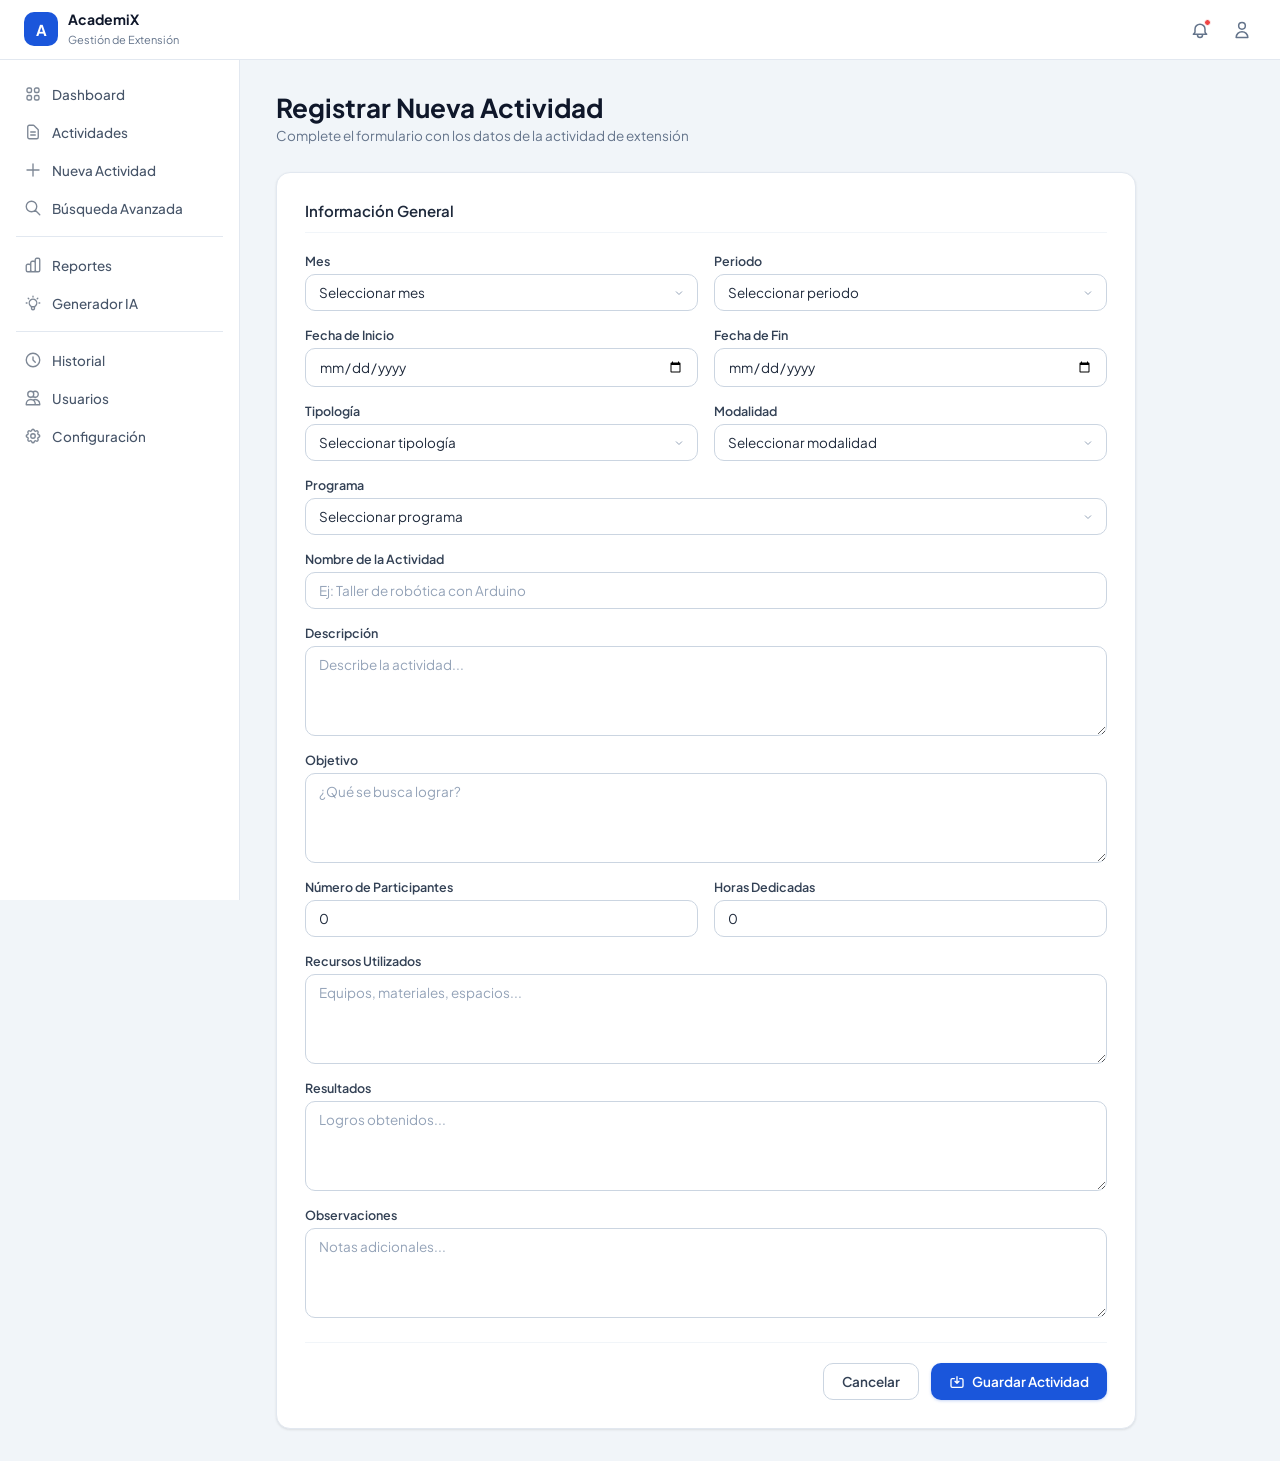
<file: fronted/pages/nueva-actividad/index.html>
<!DOCTYPE html>
<html lang="es">
<head>
  <meta charset="UTF-8">
  <meta name="viewport" content="width=device-width, initial-scale=1.0">
  <title>Nueva Actividad — AcademiX</title>
  <link rel="preconnect" href="https://fonts.googleapis.com">
  <link href="https://fonts.googleapis.com/css2?family=Plus+Jakarta+Sans:wght@400;500;600;700&display=swap" rel="stylesheet">
  <link rel="stylesheet" href="../../css/variables.css">
  <link rel="stylesheet" href="../../css/layout.css">
  <link rel="stylesheet" href="../../css/components.css">
  <style>
    .form-section {
      background:#fff; border:1px solid var(--gray-200);
      border-radius:var(--radius-lg); padding:28px;
      box-shadow:var(--shadow-sm); max-width:860px;
    }
    .form-section-title {
      font-size:15px; font-weight:600; color:var(--gray-800);
      margin-bottom:20px; padding-bottom:12px;
      border-bottom:1px solid var(--gray-100);
    }
    .form-actions {
      display:flex; gap:12px; justify-content:flex-end;
      margin-top:24px; padding-top:20px;
      border-top:1px solid var(--gray-100);
    }
  </style>
</head>
<body>

<!-- Topbar (mismo en todas las páginas) -->
<header class="topbar">
  <a href="../dashboard/" class="topbar-brand">
    <div class="topbar-logo">A</div>
    <div class="topbar-brand-text">
      <strong>AcademiX</strong>
      <span>Gestión de Extensión</span>
    </div>
  </a>
  <div class="topbar-spacer"></div>
  <div class="topbar-actions">
    <button class="topbar-btn"><svg fill="none" stroke="currentColor" viewBox="0 0 24 24"><path stroke-linecap="round" stroke-linejoin="round" stroke-width="1.8" d="M15 17h5l-1.405-1.405A2.032 2.032 0 0118 14.158V11a6 6 0 10-12 0v3.159c0 .538-.214 1.055-.595 1.436L4 17h5m6 0v1a3 3 0 11-6 0v-1m6 0H9"/></svg><span class="notif-dot"></span></button>
    <button class="topbar-btn"><svg fill="none" stroke="currentColor" viewBox="0 0 24 24"><path stroke-linecap="round" stroke-linejoin="round" stroke-width="1.8" d="M16 7a4 4 0 11-8 0 4 4 0 018 0zM12 14a7 7 0 00-7 7h14a7 7 0 00-7-7z"/></svg></button>
  </div>
</header>

<!-- Sidebar -->
<nav class="sidebar">
  <a class="sidebar-item" data-page="dashboard" href="../dashboard/"><svg fill="none" stroke="currentColor" viewBox="0 0 24 24"><path stroke-linecap="round" stroke-linejoin="round" stroke-width="1.8" d="M4 6a2 2 0 012-2h2a2 2 0 012 2v2a2 2 0 01-2 2H6a2 2 0 01-2-2V6zm10 0a2 2 0 012-2h2a2 2 0 012 2v2a2 2 0 01-2 2h-2a2 2 0 01-2-2V6zM4 16a2 2 0 012-2h2a2 2 0 012 2v2a2 2 0 01-2 2H6a2 2 0 01-2-2v-2zm10 0a2 2 0 012-2h2a2 2 0 012 2v2a2 2 0 01-2 2h-2a2 2 0 01-2-2v-2z"/></svg>Dashboard</a>
  <a class="sidebar-item" data-page="actividades" href="../actividades/"><svg fill="none" stroke="currentColor" viewBox="0 0 24 24"><path stroke-linecap="round" stroke-linejoin="round" stroke-width="1.8" d="M9 12h6m-6 4h6m2 5H7a2 2 0 01-2-2V5a2 2 0 012-2h5.586a1 1 0 01.707.293l5.414 5.414a1 1 0 01.293.707V19a2 2 0 01-2 2z"/></svg>Actividades</a>
  <a class="sidebar-item active" data-page="nueva-actividad" href="../nueva-actividad/"><svg fill="none" stroke="currentColor" viewBox="0 0 24 24"><path stroke-linecap="round" stroke-linejoin="round" stroke-width="1.8" d="M12 4v16m8-8H4"/></svg>Nueva Actividad</a>
  <a class="sidebar-item" data-page="busqueda-avanzada" href="../busqueda-avanzada/"><svg fill="none" stroke="currentColor" viewBox="0 0 24 24"><path stroke-linecap="round" stroke-linejoin="round" stroke-width="1.8" d="M21 21l-6-6m2-5a7 7 0 11-14 0 7 7 0 0114 0z"/></svg>Búsqueda Avanzada</a>
  <div class="sidebar-divider"></div>
  <a class="sidebar-item" data-page="reportes" href="../reportes/"><svg fill="none" stroke="currentColor" viewBox="0 0 24 24"><path stroke-linecap="round" stroke-linejoin="round" stroke-width="1.8" d="M9 19v-6a2 2 0 00-2-2H5a2 2 0 00-2 2v6a2 2 0 002 2h2a2 2 0 002-2zm0 0V9a2 2 0 012-2h2a2 2 0 012 2v10m-6 0a2 2 0 002 2h2a2 2 0 002-2m0 0V5a2 2 0 012-2h2a2 2 0 012 2v14a2 2 0 01-2 2h-2a2 2 0 01-2-2z"/></svg>Reportes</a>
  <a class="sidebar-item" data-page="generador-ia" href="../generador-ia/"><svg fill="none" stroke="currentColor" viewBox="0 0 24 24"><path stroke-linecap="round" stroke-linejoin="round" stroke-width="1.8" d="M9.663 17h4.673M12 3v1m6.364 1.636l-.707.707M21 12h-1M4 12H3m3.343-5.657l-.707-.707m2.828 9.9a5 5 0 117.072 0l-.548.547A3.374 3.374 0 0014 18.469V19a2 2 0 11-4 0v-.531c0-.895-.356-1.754-.988-2.386l-.548-.547z"/></svg>Generador IA</a>
  <div class="sidebar-divider"></div>
  <a class="sidebar-item" data-page="historial" href="../historial/"><svg fill="none" stroke="currentColor" viewBox="0 0 24 24"><path stroke-linecap="round" stroke-linejoin="round" stroke-width="1.8" d="M12 8v4l3 3m6-3a9 9 0 11-18 0 9 9 0 0118 0z"/></svg>Historial</a>
  <a class="sidebar-item" data-page="usuarios" href="../usuarios/"><svg fill="none" stroke="currentColor" viewBox="0 0 24 24"><path stroke-linecap="round" stroke-linejoin="round" stroke-width="1.8" d="M12 4.354a4 4 0 110 5.292M15 21H3v-1a6 6 0 0112 0v1zm0 0h6v-1a6 6 0 00-9-5.197M13 7a4 4 0 11-8 0 4 4 0 018 0z"/></svg>Usuarios</a>
  <a class="sidebar-item" data-page="configuracion" href="../configuracion/"><svg fill="none" stroke="currentColor" viewBox="0 0 24 24"><path stroke-linecap="round" stroke-linejoin="round" stroke-width="1.8" d="M10.325 4.317c.426-1.756 2.924-1.756 3.35 0a1.724 1.724 0 002.573 1.066c1.543-.94 3.31.826 2.37 2.37a1.724 1.724 0 001.065 2.572c1.756.426 1.756 2.924 0 3.35a1.724 1.724 0 00-1.066 2.573c.94 1.543-.826 3.31-2.37 2.37a1.724 1.724 0 00-2.572 1.065c-.426 1.756-2.924 1.756-3.35 0a1.724 1.724 0 00-2.573-1.066c-1.543.94-3.31-.826-2.37-2.37a1.724 1.724 0 00-1.065-2.572c-1.756-.426-1.756-2.924 0-3.35a1.724 1.724 0 001.066-2.573c-.94-1.543.826-3.31 2.37-2.37.996.608 2.296.07 2.572-1.065z"/><circle cx="12" cy="12" r="3" stroke-width="1.8"/></svg>Configuración</a>
</nav>

<!-- Contenido -->
<main class="main">
  <div class="page-header">
    <h1>Registrar Nueva Actividad</h1>
    <p>Complete el formulario con los datos de la actividad de extensión</p>
  </div>

  <div class="form-section">
    <div class="form-section-title">Información General</div>

    <div class="form-row">
      <div class="form-group">
        <label class="form-label">Mes</label>
        <select class="form-control" id="mes">
          <option value="">Seleccionar mes</option>
          <option>Enero</option><option>Febrero</option><option>Marzo</option>
          <option>Abril</option><option>Mayo</option><option>Junio</option>
          <option>Julio</option><option>Agosto</option><option>Septiembre</option>
          <option>Octubre</option><option>Noviembre</option><option>Diciembre</option>
        </select>
      </div>
      <div class="form-group">
        <label class="form-label">Periodo</label>
        <select class="form-control" id="periodo">
          <option value="">Seleccionar periodo</option>
          <option>2024-1</option><option>2024-2</option>
          <option>2025-1</option><option>2025-2</option>
          <option>2026-1</option><option>2026-2</option>
        </select>
      </div>
    </div>

    <div class="form-row">
      <div class="form-group">
        <label class="form-label">Fecha de Inicio</label>
        <input type="date" class="form-control" id="fecha_inicio">
      </div>
      <div class="form-group">
        <label class="form-label">Fecha de Fin</label>
        <input type="date" class="form-control" id="fecha_fin">
      </div>
    </div>

    <div class="form-row">
      <div class="form-group">
        <label class="form-label">Tipología</label>
        <select class="form-control" id="tipologia">
          <option value="">Seleccionar tipología</option>
          <option>Taller</option><option>Seminario</option><option>Conferencia</option>
          <option>Curso</option><option>Proyecto</option><option>Práctica</option>
          <option>Asesoría</option><option>Otro</option>
        </select>
      </div>
      <div class="form-group">
        <label class="form-label">Modalidad</label>
        <select class="form-control" id="modalidad">
          <option value="">Seleccionar modalidad</option>
          <option>Presencial</option><option>Virtual</option><option>Híbrida</option>
        </select>
      </div>
    </div>

<div class="form-group">
  <label class="form-label">Programa</label>
  <select class="form-control" id="programa">
    <option value="">Seleccionar programa</option>

    <optgroup label="FACI — Facultad de Ciencias de la Ingeniería">
      <option>Ingeniería de Sistemas</option>
      <option>Tecnología en Electrónica y Telecomunicaciones</option>
      <option>Tecnología en Electricidad Industrial</option>
      <option>Tecnología en Sistemas</option>
      <option>Tecnología en Control de Procesos Industriales</option>
      <option>Tecnología en Construcción de Obras Civiles</option>
      <option>Tecnología en Sistemas de Información</option>
      <option>Técnica Profesional en Instrumentación Industrial</option>
      <option>Técnica Profesional en Mantenimiento de Computadores y Redes</option>
    </optgroup>

    <optgroup label="FACE — Facultad de Ciencias Económicas">
      <option>Administración de Empresas</option>
      <option>Administración de Negocios Internacionales</option>
      <option>Contaduría Pública</option>
      <option>Administración en Seguridad y Salud en el Trabajo</option>
      <option>Tecnología en Contabilidad Sistematizada</option>
      <option>Tecnología en Gestión Naviera y Portuaria</option>
      <option>Tecnología en Gestión Logística y Portuaria</option>
      <option>Tecnología en Gestión Financiera</option>
      <option>Tecnología en Gestión del Talento Humano</option>
      <option>Tecnología en Seguridad y Salud en el Trabajo</option>
    </optgroup>

    <optgroup label="FACSO — Facultad de Ciencias Sociales">
      <option>Derecho</option>
      <option>Comunicación Social</option>
      <option>Tecnología en Criminalística y Gestión Judicial</option>
    </optgroup>

    <option value="Otro">Otro</option>
  </select>
</div>

    <div class="form-group">
      <label class="form-label">Nombre de la Actividad</label>
      <input type="text" class="form-control" id="nombre" placeholder="Ej: Taller de robótica con Arduino">
    </div>

    <div class="form-group">
      <label class="form-label">Descripción</label>
      <textarea class="form-control" id="descripcion" rows="3" placeholder="Describe la actividad..."></textarea>
    </div>

    <div class="form-group">
      <label class="form-label">Objetivo</label>
      <textarea class="form-control" id="objetivo" rows="3" placeholder="¿Qué se busca lograr?"></textarea>
    </div>

    <div class="form-row">
      <div class="form-group">
        <label class="form-label">Número de Participantes</label>
        <input type="number" class="form-control" id="num_participantes" value="0" min="0">
      </div>
      <div class="form-group">
        <label class="form-label">Horas Dedicadas</label>
        <input type="number" class="form-control" id="horas_dedicadas" value="0" min="0">
      </div>
    </div>

    <div class="form-group">
      <label class="form-label">Recursos Utilizados</label>
      <textarea class="form-control" id="recursos" rows="3" placeholder="Equipos, materiales, espacios..."></textarea>
    </div>

    <div class="form-group">
      <label class="form-label">Resultados</label>
      <textarea class="form-control" id="resultados" rows="3" placeholder="Logros obtenidos..."></textarea>
    </div>

    <div class="form-group">
      <label class="form-label">Observaciones</label>
      <textarea class="form-control" id="observaciones" rows="3" placeholder="Notas adicionales..."></textarea>
    </div>

    <div class="form-actions">
      <a href="../actividades/" class="btn btn-secondary">Cancelar</a>
      <button class="btn btn-primary" id="btn-guardar">
        <svg fill="none" stroke="currentColor" viewBox="0 0 24 24"><path stroke-linecap="round" stroke-linejoin="round" stroke-width="2" d="M8 7H5a2 2 0 00-2 2v9a2 2 0 002 2h14a2 2 0 002-2V9a2 2 0 00-2-2h-3m-1 4l-3 3m0 0l-3-3m3 3V4"/></svg>
        Guardar Actividad
      </button>
    </div>
  </div>
</main>

<script type="module">
  import { actividadesAPI } from '../../js/api.js';
  import { showToast } from '../../js/utils.js';

  document.getElementById('btn-guardar').addEventListener('click', async () => {
    const nombre = document.getElementById('nombre').value.trim();
    if (!nombre) { showToast('El nombre es obligatorio', 'error'); return; }

    const payload = {
      mes:              document.getElementById('mes').value,
      periodo:          document.getElementById('periodo').value,
      fecha_inicio:     document.getElementById('fecha_inicio').value,
      fecha_fin:        document.getElementById('fecha_fin').value,
      tipologia:        document.getElementById('tipologia').value,
      modalidad:        document.getElementById('modalidad').value,
      programa:         document.getElementById('programa').value,
      nombre,
      descripcion:      document.getElementById('descripcion').value,
      objetivo:         document.getElementById('objetivo').value,
      num_participantes: parseInt(document.getElementById('num_participantes').value) || 0,
      horas_dedicadas:  parseInt(document.getElementById('horas_dedicadas').value) || 0,
      recursos:         document.getElementById('recursos').value,
      resultados:       document.getElementById('resultados').value,
      observaciones:    document.getElementById('observaciones').value,
    };

    try {
      await actividadesAPI.create(payload);
      showToast('Actividad guardada exitosamente');
      setTimeout(() => window.location.href = '../actividades/', 1500);
    } catch {
      showToast('Error al guardar. Verifica el backend.', 'error');
    }
  });
</script>
<script src="/fronted/js/sidebar.js"></script>
</body>
</html>
</file>
<file: fronted/css/style.css>
/* fronted/css/style.css */
@import './variables.css';
@import './components.css';
@import './layout.css';
</file>
<file: fronted/css/login.css>
/*
 * AcademiX — login.css
 * Estilos exclusivos de la página de login / registro / recuperación.
 */

/* ── Reset local ── */
*, *::before, *::after { box-sizing: border-box; margin: 0; padding: 0; }

/* ── Variables locales (complementan variables.css) ── */
:root {
  --brand:        #4F6EF7;
  --brand-dark:   #3A57D4;
  --brand-soft:   rgba(79,110,247,.10);
  --success:      #22c55e;
  --success-soft: rgba(34,197,94,.10);
  --danger:       #ef4444;
  --danger-soft:  rgba(239,68,68,.10);
  --warning:      #f59e0b;
  --warning-soft: rgba(245,158,11,.10);
  --bg:        #F4F5FA;
  --surface:   #FFFFFF;
  --border:    rgba(0,0,0,.09);
  --border-md: rgba(0,0,0,.14);
  --text:      #111827;
  --text-sub:  #6B7280;
  --text-hint: #9CA3AF;
  --radius:    14px;
  --trans:     all .22s cubic-bezier(.4,0,.2,1);
}

html, body {
  height: 100%;
  font-family: 'Plus Jakarta Sans', sans-serif;
  background: var(--bg);
  color: var(--text);
  -webkit-font-smoothing: antialiased;
}

/* ── Layout principal ── */
.wrap {
  min-height: 100vh;
  display: grid;
  grid-template-columns: 1fr 1fr;
}

/* ════════════════════════════════════════
   PANEL IZQUIERDO
════════════════════════════════════════ */
.panel {
  background: linear-gradient(145deg, #1e2d6b 0%, #4F6EF7 55%, #7c3aed 100%);
  display: flex;
  flex-direction: column;
  justify-content: space-between;
  padding: 48px;
  position: relative;
  overflow: hidden;
}
.panel::before {
  content: '';
  position: absolute;
  width: 480px; height: 480px;
  border-radius: 50%;
  background: rgba(255,255,255,.05);
  top: -120px; right: -120px;
}
.panel::after {
  content: '';
  position: absolute;
  width: 320px; height: 320px;
  border-radius: 50%;
  background: rgba(255,255,255,.04);
  bottom: -80px; left: -80px;
}

.p-brand { display: flex; align-items: center; gap: 12px; z-index: 1; }
.p-logo  {
  width: 44px; height: 44px; border-radius: 12px;
  background: rgba(255,255,255,.18);
  border: 1.5px solid rgba(255,255,255,.30);
  display: grid; place-items: center;
  font-size: 20px; font-weight: 700; color: #fff;
  backdrop-filter: blur(8px);
}
.p-brand-name strong { color: #fff; font-size: 18px; font-weight: 700; display: block; }
.p-brand-name span   { color: rgba(255,255,255,.65); font-size: 12px; }

.p-body { z-index: 1; }
.p-body h2 { font-size: 32px; font-weight: 700; color: #fff; line-height: 1.2; margin-bottom: 16px; }
.p-body p  { color: rgba(255,255,255,.70); font-size: 15px; line-height: 1.6; max-width: 340px; }

.p-features { z-index: 1; display: flex; flex-direction: column; gap: 14px; }
.p-feat {
  display: flex; align-items: center; gap: 12px;
  background: rgba(255,255,255,.08);
  border: 1px solid rgba(255,255,255,.12);
  border-radius: 12px; padding: 12px 16px;
  backdrop-filter: blur(4px);
}
.p-feat-icon {
  width: 36px; height: 36px; border-radius: 10px;
  background: rgba(255,255,255,.15);
  display: grid; place-items: center; flex-shrink: 0;
}
.p-feat-icon svg { width: 18px; height: 18px; stroke: #fff; }
.p-feat-text strong { color: #fff; font-size: 13px; font-weight: 600; display: block; }
.p-feat-text span   { color: rgba(255,255,255,.60); font-size: 12px; }

/* Chips de roles */
.role-chips { display: flex; gap: 8px; margin-top: 12px; }
.role-chip  {
  padding: 4px 10px; border-radius: 99px;
  font-size: 11px; font-weight: 600;
  border: 1px solid rgba(255,255,255,.25);
  color: rgba(255,255,255,.85);
  background: rgba(255,255,255,.10);
}
.role-chip.admin   { border-color: #fbbf24; color: #fbbf24; background: rgba(251,191,36,.12); }
.role-chip.docente { border-color: #86efac; color: #86efac; background: rgba(134,239,172,.10); }

/* ════════════════════════════════════════
   PANEL DERECHO
════════════════════════════════════════ */
.main {
  display: flex; align-items: center; justify-content: center;
  padding: 48px 40px; overflow-y: auto;
}
.card { width: 100%; max-width: 460px; }

/* ── Vistas ── */
.view { display: none; }
.view.active { display: block; }

/* ── Encabezado de formulario ── */
.fh { margin-bottom: 28px; }
.fh h1 { font-size: 24px; font-weight: 700; margin-bottom: 6px; }
.fh p  { color: var(--text-sub); font-size: 14px; line-height: 1.5; }

/* ── Campos ── */
.fg { margin-bottom: 16px; }
.row2 { display: grid; grid-template-columns: 1fr 1fr; gap: 14px; }

label.lbl { display: block; font-size: 13px; font-weight: 600; margin-bottom: 6px; }
label.lbl .req { color: var(--danger); margin-left: 2px; }

.iw { position: relative; }
.ii {
  position: absolute; left: 14px; top: 50%; transform: translateY(-50%);
  width: 17px; height: 17px; stroke: var(--text-hint);
  pointer-events: none; transition: var(--trans);
}
.iw:focus-within .ii { stroke: var(--brand); }

input.fi, select.fi {
  width: 100%; height: 46px;
  padding: 0 14px 0 42px;
  border: 1.5px solid var(--border-md); border-radius: 10px;
  font-family: inherit; font-size: 14px; color: var(--text);
  background: var(--surface); outline: none;
  transition: var(--trans); appearance: none;
}
select.fi {
  background-image: url("data:image/svg+xml,%3Csvg xmlns='http://www.w3.org/2000/svg' width='16' height='16' fill='none' stroke='%239CA3AF' stroke-width='2'%3E%3Cpath d='M4 6l4 4 4-4'/%3E%3C/svg%3E");
  background-repeat: no-repeat; background-position: right 12px center; cursor: pointer;
}
input.fi:focus, select.fi:focus {
  border-color: var(--brand);
  box-shadow: 0 0 0 3.5px var(--brand-soft);
}
input.fi.err { border-color: var(--danger); box-shadow: 0 0 0 3px var(--danger-soft); }
input.fi.ok  { border-color: var(--success); }
input.fi.ni  { padding-left: 14px; }

/* Toggle contraseña */
.ptg {
  position: absolute; right: 12px; top: 50%; transform: translateY(-50%);
  background: none; border: none; cursor: pointer; padding: 4px;
  color: var(--text-hint); transition: var(--trans);
}
.ptg:hover { color: var(--text); }
.ptg svg   { width: 17px; height: 17px; stroke: currentColor; display: block; }

/* Mensajes de campo */
.fm {
  font-size: 12px; margin-top: 5px;
  display: flex; align-items: center; gap: 4px;
  opacity: 0; transform: translateY(-4px); transition: var(--trans);
}
.fm.show { opacity: 1; transform: translateY(0); }
.fm.err  { color: var(--danger); }
.fm.ok   { color: var(--success); }
.fm svg  { width: 12px; height: 12px; flex-shrink: 0; }

/* ── Fortaleza de contraseña ── */
.pws { margin-top: 8px; display: none; }
.pw-bars { display: flex; gap: 4px; margin-bottom: 4px; }
.pw-bar  { flex: 1; height: 3px; border-radius: 99px; background: var(--border-md); transition: background .3s; }
.pw-bar.weak   { background: var(--danger); }
.pw-bar.fair   { background: var(--warning); }
.pw-bar.strong { background: var(--success); }
.pw-lbl { font-size: 11px; color: var(--text-hint); }
.pw-lbl.weak   { color: var(--danger); }
.pw-lbl.fair   { color: var(--warning); }
.pw-lbl.strong { color: var(--success); }

/* Requisitos de contraseña */
.pw-reqs {
  background: var(--bg); border-radius: 10px;
  padding: 12px 14px; margin-bottom: 16px;
}
.pw-reqs p { font-size: 12px; font-weight: 600; color: var(--text-sub); margin-bottom: 8px; }
.pw-reqs-grid { display: grid; grid-template-columns: 1fr 1fr; gap: 4px; }
.ri { display: flex; align-items: center; gap: 5px; }
.ri svg  { width: 12px; height: 12px; }
.ri span { font-size: 12px; color: var(--text-hint); }

/* ── Checkbox ── */
.cg { display: flex; align-items: flex-start; gap: 10px; }
.cg input {
  width: 17px; height: 17px; border-radius: 5px;
  accent-color: var(--brand); cursor: pointer;
  flex-shrink: 0; margin-top: 1px;
}
.cg label   { font-size: 13px; color: var(--text-sub); line-height: 1.5; cursor: pointer; }
.cg label a { color: var(--brand); font-weight: 600; text-decoration: none; }
.cg label a:hover { text-decoration: underline; }

/* ── Botones ── */
.btn {
  width: 100%; height: 48px; border: none; border-radius: 10px;
  font-family: inherit; font-size: 14px; font-weight: 600; cursor: pointer;
  display: flex; align-items: center; justify-content: center; gap: 8px;
  transition: var(--trans);
}
.btn-p { background: var(--brand); color: #fff; }
.btn-p:hover    { background: var(--brand-dark); transform: translateY(-1px); box-shadow: 0 6px 20px rgba(79,110,247,.35); }
.btn-p:active   { transform: translateY(0); }
.btn-p:disabled { opacity: .55; cursor: not-allowed; transform: none; box-shadow: none; }
.btn-g { background: transparent; color: var(--text-sub); border: 1.5px solid var(--border-md); }
.btn-g:hover { background: var(--bg); }
.btn svg { width: 18px; height: 18px; stroke: currentColor; flex-shrink: 0; }

/* Spinner */
.sp {
  width: 18px; height: 18px;
  border: 2.5px solid rgba(255,255,255,.3);
  border-top-color: #fff; border-radius: 50%;
  animation: spin .7s linear infinite;
}
@keyframes spin { to { transform: rotate(360deg); } }

/* Divisor */
.div {
  display: flex; align-items: center; gap: 12px;
  margin: 20px 0; color: var(--text-hint); font-size: 12px;
}
.div::before, .div::after { content: ''; flex: 1; height: 1px; background: var(--border); }

/* ── Alertas ── */
.alert {
  padding: 11px 15px; border-radius: 10px; font-size: 13px;
  display: flex; align-items: flex-start; gap: 10px;
  margin-bottom: 18px; line-height: 1.5;
  animation: fadeIn .25s ease;
}
.alert svg { width: 16px; height: 16px; flex-shrink: 0; margin-top: 1px; }
.alert-d { background: var(--danger-soft);  color: #b91c1c; border: 1px solid rgba(239,68,68,.2); }
.alert-s { background: var(--success-soft); color: #15803d; border: 1px solid rgba(34,197,94,.2); }
.alert-i { background: var(--brand-soft);   color: #1d4ed8; border: 1px solid rgba(79,110,247,.2); }
@keyframes fadeIn { from { opacity: 0; transform: translateY(-6px); } to { opacity: 1; transform: none; } }

/* ── Steps de registro ── */
.steps { display: flex; align-items: center; margin-bottom: 26px; }
.step {
  display: flex; align-items: center; gap: 8px;
  font-size: 12px; font-weight: 600; color: var(--text-hint); white-space: nowrap;
}
.step.active { color: var(--brand); }
.step.done   { color: var(--success); }
.step-n {
  width: 26px; height: 26px; border-radius: 50%;
  display: grid; place-items: center;
  font-size: 11px; font-weight: 700;
  border: 2px solid currentColor; flex-shrink: 0;
}
.step.done .step-n { background: var(--success); border-color: var(--success); color: #fff; }
.step-l { flex: 1; height: 1.5px; background: var(--border-md); margin: 0 6px; }

/* Info contextual de rol */
.rol-info {
  margin-top: 8px; padding: 10px 12px; border-radius: 8px;
  font-size: 12px; line-height: 1.5; display: none;
}
.rol-info.admin   { background: rgba(245,158,11,.08); color: #92400e; border: 1px solid rgba(245,158,11,.2); }
.rol-info.docente { background: var(--brand-soft); color: #1e40af; border: 1px solid rgba(79,110,247,.2); }

/* Links de cambio de vista */
.sw { text-align: center; margin-top: 22px; font-size: 13px; color: var(--text-sub); }
.sw a { color: var(--brand); font-weight: 600; text-decoration: none; cursor: pointer; }
.sw a:hover { text-decoration: underline; }

/* Pantalla de éxito */
.success-screen { text-align: center; padding: 20px 0; }
.success-icon {
  width: 64px; height: 64px; border-radius: 50%;
  background: var(--success-soft);
  display: grid; place-items: center; margin: 0 auto 20px;
}
.success-screen h2 { font-size: 20px; font-weight: 700; margin-bottom: 8px; }
.success-screen p  { color: var(--text-sub); font-size: 14px; margin-bottom: 24px; }

/* ── Responsive ── */
@media (max-width: 768px) {
  .wrap { grid-template-columns: 1fr; }
  .panel { display: none; }
  .main { padding: 32px 20px; }
}
</file>
<file: fronted/css/variables.css>
/* ============================================
   AcademiX — Variables globales
   Toca solo este archivo para cambiar colores,
   fuentes o espaciados en todo el sistema.
   ============================================ */

:root {
  /* — Marca — */
  --brand-primary:     #1a56db;
  --brand-primary-dark:#1241a8;
  --brand-primary-soft:#e8f0fe;
  --brand-accent:      #0ea5e9;

  /* — Neutros — */
  --gray-50:  #f8fafc;
  --gray-100: #f1f5f9;
  --gray-200: #e2e8f0;
  --gray-300: #cbd5e1;
  --gray-400: #94a3b8;
  --gray-500: #64748b;
  --gray-600: #475569;
  --gray-700: #334155;
  --gray-800: #1e293b;
  --gray-900: #0f172a;

  /* — Semánticos — */
  --color-success:      #10b981;
  --color-success-soft: #d1fae5;
  --color-warning:      #f59e0b;
  --color-warning-soft: #fef3c7;
  --color-danger:       #ef4444;
  --color-danger-soft:  #fee2e2;
  --color-info:         #3b82f6;
  --color-info-soft:    #eff6ff;

  /* — Layout — */
  --sidebar-width: 240px;
  --topbar-height: 60px;

  /* — Tipografía — */
  --font-sans: 'Plus Jakarta Sans', sans-serif;
  --font-mono: 'JetBrains Mono', monospace;

  /* — Radios — */
  --radius-sm: 6px;
  --radius-md: 10px;
  --radius-lg: 14px;
  --radius-xl: 20px;

  /* — Sombras — */
  --shadow-sm: 0 1px 3px rgba(0,0,0,.06), 0 1px 2px rgba(0,0,0,.04);
  --shadow-md: 0 4px 12px rgba(0,0,0,.08), 0 2px 4px rgba(0,0,0,.04);
  --shadow-lg: 0 10px 30px rgba(0,0,0,.10), 0 4px 8px rgba(0,0,0,.04);

  /* — Transiciones — */
  --transition: 150ms ease;
}
</file>
<file: fronted/css/layout.css>
/* ============================================
   AcademiX — Layout
   Sidebar + Topbar compartidos en todas las
   páginas del sistema.
   ============================================ */

/* — Reset mínimo — */
*, *::before, *::after { box-sizing: border-box; margin: 0; padding: 0; }

body {
  font-family: var(--font-sans);
  background: var(--gray-100);
  color: var(--gray-800);
  display: flex;
  flex-direction: column;
  min-height: 100vh;
  -webkit-font-smoothing: antialiased;
}

/* ── Topbar ─────────────────────────────── */
.topbar {
  position: fixed;
  top: 0; left: 0; right: 0;
  height: var(--topbar-height);
  background: #fff;
  border-bottom: 1px solid var(--gray-200);
  display: flex;
  align-items: center;
  padding: 0 20px;
  z-index: 100;
  gap: 12px;
}

.topbar-brand {
  display: flex;
  align-items: center;
  gap: 10px;
  text-decoration: none;
  min-width: var(--sidebar-width);
  padding-left: 4px;
}

.topbar-logo {
  width: 34px; height: 34px;
  background: var(--brand-primary);
  border-radius: var(--radius-md);
  display: flex; align-items: center; justify-content: center;
  color: #fff;
  font-weight: 700;
  font-size: 15px;
  flex-shrink: 0;
}

.topbar-brand-text strong {
  display: block;
  font-size: 14px;
  font-weight: 700;
  color: var(--gray-900);
  line-height: 1.2;
}

.topbar-brand-text span {
  font-size: 11px;
  color: var(--gray-500);
  line-height: 1;
}

.topbar-spacer { flex: 1; }

.topbar-actions {
  display: flex;
  align-items: center;
  gap: 6px;
}

.topbar-btn {
  position: relative;
  width: 36px; height: 36px;
  border: none;
  background: transparent;
  border-radius: var(--radius-md);
  cursor: pointer;
  display: flex; align-items: center; justify-content: center;
  color: var(--gray-500);
  transition: background var(--transition), color var(--transition);
}

.topbar-btn:hover {
  background: var(--gray-100);
  color: var(--gray-700);
}

.topbar-btn svg { width: 20px; height: 20px; }

.topbar-btn .notif-dot {
  position: absolute;
  top: 7px; right: 7px;
  width: 7px; height: 7px;
  background: #ef4444;
  border-radius: 50%;
  border: 1.5px solid #fff;
}

/* ── Sidebar ─────────────────────────────── */
.sidebar {
  position: fixed;
  top: var(--topbar-height);
  left: 0;
  width: var(--sidebar-width);
  height: calc(100vh - var(--topbar-height));
  background: #fff;
  border-right: 1px solid var(--gray-200);
  padding: 16px 12px;
  overflow-y: auto;
  z-index: 90;
  display: flex;
  flex-direction: column;
  gap: 2px;
}

.sidebar::-webkit-scrollbar { width: 4px; }
.sidebar::-webkit-scrollbar-track { background: transparent; }
.sidebar::-webkit-scrollbar-thumb { background: var(--gray-200); border-radius: 2px; }

.sidebar-item {
  display: flex;
  align-items: center;
  gap: 10px;
  padding: 9px 12px;
  border-radius: var(--radius-md);
  text-decoration: none;
  color: var(--gray-600);
  font-size: 13.5px;
  font-weight: 500;
  transition: background var(--transition), color var(--transition);
  cursor: pointer;
  border: none;
  background: transparent;
  width: 100%;
  text-align: left;
}

.sidebar-item svg {
  width: 18px; height: 18px;
  flex-shrink: 0;
  opacity: .7;
}

.sidebar-item:hover {
  background: var(--gray-100);
  color: var(--gray-800);
}

.sidebar-item:hover svg { opacity: 1; }

.sidebar-item.active {
  background: var(--brand-primary);
  color: #fff;
}

.sidebar-item.active svg { opacity: 1; }

.sidebar-divider {
  height: 1px;
  background: var(--gray-200);
  margin: 8px 4px;
}

/* ── Contenido principal ─────────────────── */
.main {
  margin-top: var(--topbar-height);
  margin-left: var(--sidebar-width);
  padding: 32px 36px;
  min-height: calc(100vh - var(--topbar-height));
}

/* ── Encabezado de página ────────────────── */
.page-header {
  margin-bottom: 28px;
}

.page-header h1 {
  font-size: 26px;
  font-weight: 700;
  color: var(--gray-900);
  line-height: 1.2;
}

.page-header p {
  font-size: 13.5px;
  color: var(--gray-500);
  margin-top: 4px;
}

.page-header-row {
  display: flex;
  align-items: center;
  justify-content: space-between;
  margin-bottom: 28px;
}

.page-header-row .page-header { margin-bottom: 0; }
</file>
<file: fronted/css/components.css>
/* ============================================
   AcademiX — Componentes
   Botones, cards, formularios, badges, tablas.
   Importa este archivo en todas las páginas.
   ============================================ */

/* ── Botones ─────────────────────────────── */
.btn {
  display: inline-flex;
  align-items: center;
  gap: 7px;
  padding: 9px 18px;
  border-radius: var(--radius-md);
  font-family: var(--font-sans);
  font-size: 13.5px;
  font-weight: 600;
  cursor: pointer;
  border: none;
  transition: background var(--transition), box-shadow var(--transition), transform var(--transition);
  text-decoration: none;
  white-space: nowrap;
}

.btn:active { transform: translateY(1px); }
.btn svg { width: 16px; height: 16px; flex-shrink: 0; }

.btn-primary {
  background: var(--brand-primary);
  color: #fff;
  box-shadow: 0 1px 3px rgba(26,86,219,.25);
}
.btn-primary:hover { background: var(--brand-primary-dark); box-shadow: 0 4px 12px rgba(26,86,219,.30); }

.btn-secondary {
  background: #fff;
  color: var(--gray-700);
  border: 1px solid var(--gray-300);
}
.btn-secondary:hover { background: var(--gray-50); border-color: var(--gray-400); }

.btn-ghost {
  background: transparent;
  color: var(--gray-600);
}
.btn-ghost:hover { background: var(--gray-100); color: var(--gray-800); }

.btn-danger {
  background: var(--color-danger);
  color: #fff;
}
.btn-danger:hover { background: #dc2626; }

.btn-sm { padding: 6px 12px; font-size: 12.5px; }
.btn-lg { padding: 12px 24px; font-size: 14.5px; }

.btn-full { width: 100%; justify-content: center; }

/* ── Cards ───────────────────────────────── */
.card {
  background: #fff;
  border: 1px solid var(--gray-200);
  border-radius: var(--radius-lg);
  padding: 24px;
  box-shadow: var(--shadow-sm);
}

.card-title {
  font-size: 15px;
  font-weight: 600;
  color: var(--gray-800);
  margin-bottom: 16px;
  display: flex;
  align-items: center;
  gap: 8px;
}

.card-title svg { width: 18px; height: 18px; color: var(--brand-primary); }

/* — Metric cards (dashboard) — */
.metric-grid {
  display: grid;
  grid-template-columns: repeat(auto-fit, minmax(200px, 1fr));
  gap: 16px;
  margin-bottom: 28px;
}

.metric-card {
  background: #fff;
  border: 1px solid var(--gray-200);
  border-radius: var(--radius-lg);
  padding: 20px 24px;
  box-shadow: var(--shadow-sm);
}

.metric-card-header {
  display: flex;
  align-items: center;
  justify-content: space-between;
  margin-bottom: 10px;
}

.metric-card-label {
  font-size: 12.5px;
  color: var(--gray-500);
  font-weight: 500;
}

.metric-card-icon {
  width: 32px; height: 32px;
  border-radius: var(--radius-md);
  display: flex; align-items: center; justify-content: center;
}

.metric-card-icon svg { width: 16px; height: 16px; }

.metric-card-value {
  font-size: 32px;
  font-weight: 700;
  color: var(--gray-900);
  line-height: 1;
  margin-bottom: 4px;
}

.metric-card-sub {
  font-size: 11.5px;
  color: var(--gray-400);
}

/* ── Formularios ─────────────────────────── */
.form-group {
  display: flex;
  flex-direction: column;
  gap: 5px;
  margin-bottom: 16px;
}

.form-label {
  font-size: 12.5px;
  font-weight: 600;
  color: var(--gray-700);
}

.form-control {
  width: 100%;
  padding: 9px 13px;
  border: 1px solid var(--gray-300);
  border-radius: var(--radius-md);
  font-family: var(--font-sans);
  font-size: 13.5px;
  color: var(--gray-800);
  background: #fff;
  transition: border-color var(--transition), box-shadow var(--transition);
  outline: none;
}

.form-control:focus {
  border-color: var(--brand-primary);
  box-shadow: 0 0 0 3px rgba(26,86,219,.12);
}

.form-control::placeholder { color: var(--gray-400); }

textarea.form-control {
  resize: vertical;
  min-height: 90px;
}

select.form-control {
  appearance: none;
  background-image: url("data:image/svg+xml,%3Csvg xmlns='http://www.w3.org/2000/svg' width='12' height='12' viewBox='0 0 24 24' fill='none' stroke='%2394a3b8' stroke-width='2'%3E%3Cpath d='m6 9 6 6 6-6'/%3E%3C/svg%3E");
  background-repeat: no-repeat;
  background-position: right 12px center;
  padding-right: 36px;
  cursor: pointer;
}

.form-row {
  display: grid;
  grid-template-columns: 1fr 1fr;
  gap: 16px;
}

.form-hint {
  font-size: 11.5px;
  color: var(--gray-400);
}

/* ── Badges / Pills ──────────────────────── */
.badge {
  display: inline-flex;
  align-items: center;
  gap: 4px;
  padding: 3px 10px;
  border-radius: 100px;
  font-size: 11.5px;
  font-weight: 600;
}

.badge-blue    { background: var(--brand-primary-soft); color: var(--brand-primary); }
.badge-green   { background: var(--color-success-soft); color: var(--color-success); }
.badge-yellow  { background: var(--color-warning-soft); color: #b45309; }
.badge-red     { background: var(--color-danger-soft);  color: var(--color-danger); }
.badge-gray    { background: var(--gray-100); color: var(--gray-600); }

/* ── Buscador ────────────────────────────── */
.search-box {
  position: relative;
  max-width: 420px;
  margin-bottom: 20px;
}

.search-box svg {
  position: absolute;
  left: 11px;
  top: 50%; transform: translateY(-50%);
  width: 16px; height: 16px;
  color: var(--gray-400);
  pointer-events: none;
}

.search-box input {
  padding-left: 36px;
}

/* ── Tabla ───────────────────────────────── */
.table-wrap {
  overflow-x: auto;
  border-radius: var(--radius-lg);
  border: 1px solid var(--gray-200);
}

table {
  width: 100%;
  border-collapse: collapse;
  background: #fff;
  font-size: 13.5px;
}

thead th {
  padding: 11px 16px;
  text-align: left;
  font-size: 11.5px;
  font-weight: 600;
  color: var(--gray-500);
  text-transform: uppercase;
  letter-spacing: .04em;
  background: var(--gray-50);
  border-bottom: 1px solid var(--gray-200);
}

tbody tr {
  border-bottom: 1px solid var(--gray-100);
  transition: background var(--transition);
}

tbody tr:last-child { border-bottom: none; }
tbody tr:hover { background: var(--gray-50); }

tbody td {
  padding: 13px 16px;
  color: var(--gray-700);
  vertical-align: middle;
}

/* ── Estado vacío ────────────────────────── */
.empty-state {
  display: flex;
  flex-direction: column;
  align-items: center;
  justify-content: center;
  padding: 60px 20px;
  gap: 12px;
  color: var(--gray-400);
}

.empty-state svg {
  width: 48px; height: 48px;
  opacity: .4;
}

.empty-state p {
  font-size: 14px;
  color: var(--gray-500);
}

.empty-state small {
  font-size: 12.5px;
  color: var(--gray-400);
}

/* ── Toggle switch ───────────────────────── */
.toggle-wrap {
  display: flex;
  align-items: center;
  justify-content: space-between;
  padding: 12px 0;
  border-bottom: 1px solid var(--gray-100);
}

.toggle-wrap:last-child { border-bottom: none; }

.toggle-info strong {
  display: block;
  font-size: 13.5px;
  font-weight: 500;
  color: var(--gray-800);
}

.toggle-info small {
  font-size: 12px;
  color: var(--gray-400);
}

.toggle {
  position: relative;
  width: 40px; height: 22px;
  flex-shrink: 0;
}

.toggle input { opacity: 0; width: 0; height: 0; }

.toggle-slider {
  position: absolute;
  inset: 0;
  background: var(--gray-300);
  border-radius: 100px;
  cursor: pointer;
  transition: background var(--transition);
}

.toggle-slider::before {
  content: '';
  position: absolute;
  width: 16px; height: 16px;
  left: 3px; top: 3px;
  background: #fff;
  border-radius: 50%;
  transition: transform var(--transition);
  box-shadow: var(--shadow-sm);
}

.toggle input:checked + .toggle-slider { background: var(--brand-primary); }
.toggle input:checked + .toggle-slider::before { transform: translateX(18px); }

/* ── Historial items ─────────────────────── */
.history-item {
  display: flex;
  align-items: flex-start;
  gap: 14px;
  padding: 14px 0;
  border-bottom: 1px solid var(--gray-100);
}

.history-item:last-child { border-bottom: none; }

.history-icon {
  width: 36px; height: 36px;
  border-radius: 50%;
  display: flex; align-items: center; justify-content: center;
  flex-shrink: 0;
}

.history-icon svg { width: 16px; height: 16px; }

.history-body { flex: 1; }

.history-body strong {
  display: block;
  font-size: 13.5px;
  font-weight: 600;
  color: var(--gray-800);
}

.history-body p {
  font-size: 12.5px;
  color: var(--gray-500);
  margin-top: 2px;
}

.history-meta {
  display: flex;
  gap: 14px;
  margin-top: 6px;
  font-size: 12px;
  color: var(--gray-400);
}

.history-meta span { display: flex; align-items: center; gap: 4px; }
.history-meta svg  { width: 12px; height: 12px; }

.history-badge {
  font-size: 11.5px;
  font-weight: 600;
  padding: 2px 10px;
  border-radius: 100px;
  flex-shrink: 0;
  align-self: flex-start;
  margin-top: 2px;
}

/* ── Avatar ──────────────────────────────── */
.avatar {
  width: 38px; height: 38px;
  border-radius: 50%;
  display: flex; align-items: center; justify-content: center;
  font-weight: 700;
  font-size: 14px;
  color: #fff;
  flex-shrink: 0;
}
</file>
